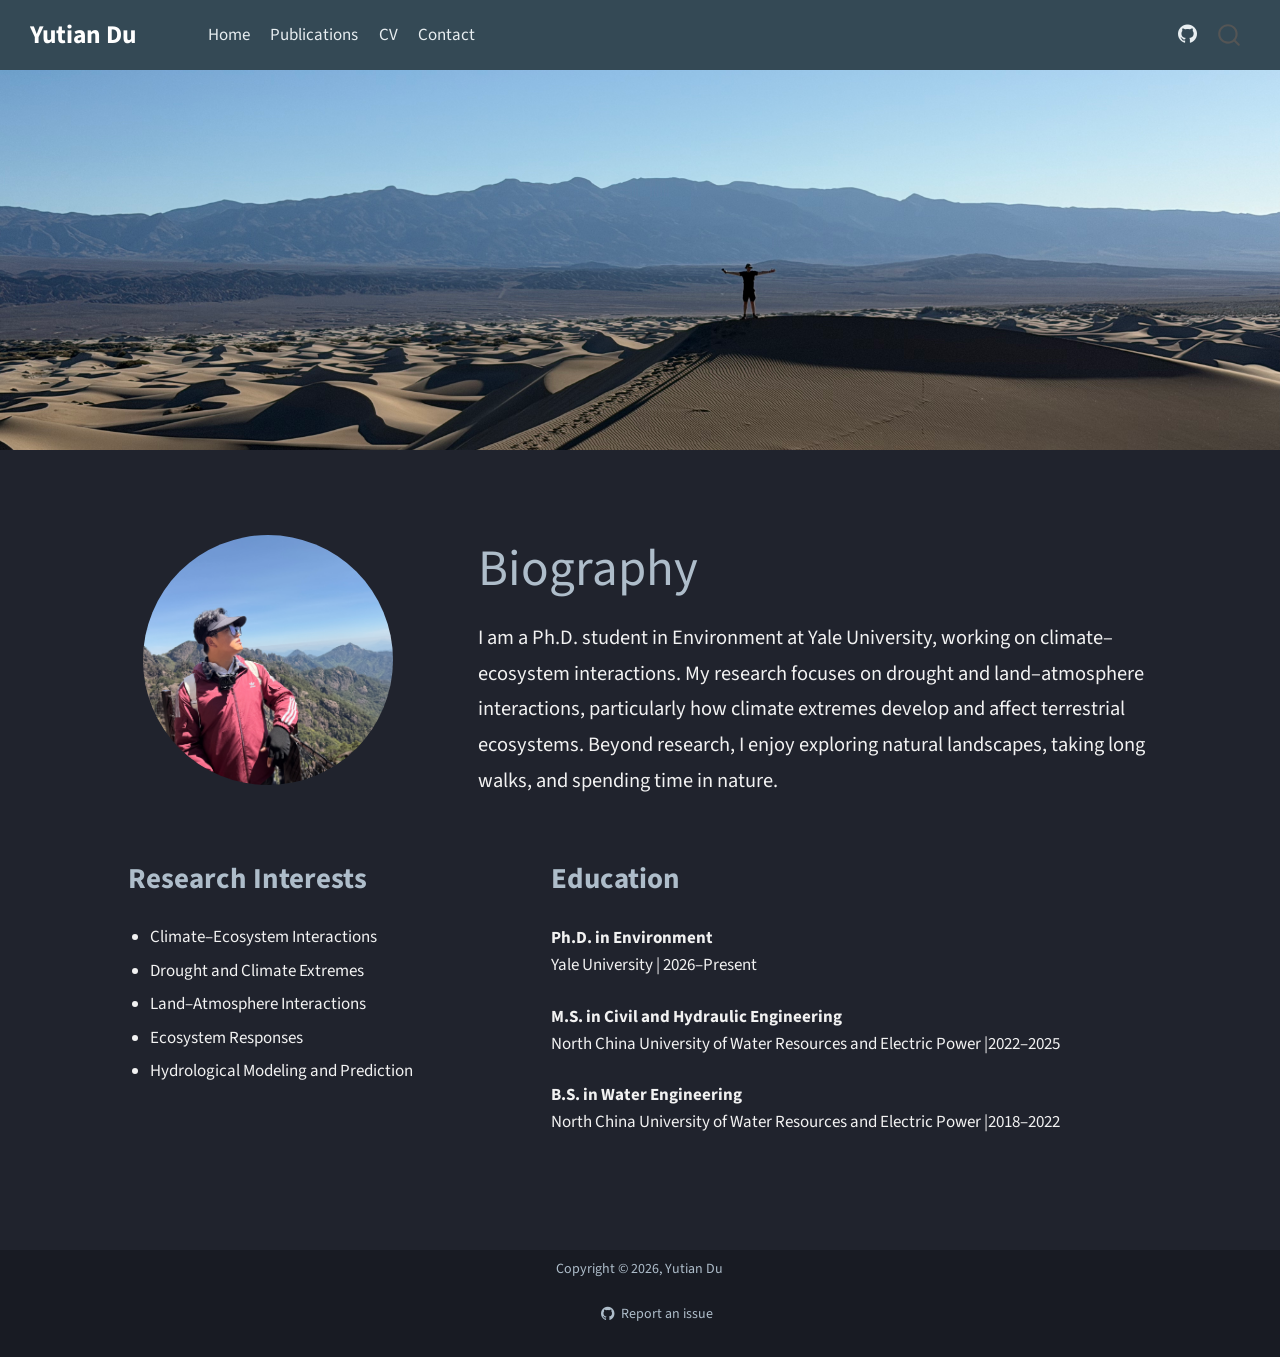
<file: index.html>
<!DOCTYPE html>
<html xmlns="http://www.w3.org/1999/xhtml" lang="en" xml:lang="en"><head>

<meta charset="utf-8">
<meta name="generator" content="quarto-1.10.18">

<meta name="viewport" content="width=device-width, initial-scale=1.0, user-scalable=yes">


<title>Yutian Du</title>
<style>
/* Default styles provided by pandoc.
** See https://pandoc.org/MANUAL.html#variables-for-html for config info.
*/
span.smallcaps{font-variant: small-caps;}
div.columns{display: flex; gap: 1.5em;}
div.column{flex: auto;}
@media screen {
div.columns{gap: min(4vw, 1.5em);}
div.column{overflow-x: auto;}
}
div.hanging-indent{margin-left: 1.5em; text-indent: -1.5em;}
ul.task-list{list-style: none;}
ul.task-list li input[type="checkbox"] {
  width: 0.8em;
  margin: 0 0.8em 0.2em -1em; /* quarto-specific, see https://github.com/quarto-dev/quarto-cli/issues/4556 */ 
  vertical-align: middle;
}
</style>


<script src="site_libs/quarto-nav/quarto-nav.js"></script>
<script src="site_libs/quarto-nav/headroom.min.js"></script>
<script src="site_libs/clipboard/clipboard.min.js"></script>
<script src="site_libs/quarto-search/autocomplete.umd.js"></script>
<script src="site_libs/quarto-search/fuse.min.js"></script>
<script src="site_libs/quarto-search/quarto-search.js"></script>
<meta name="quarto:offset" content="./">
<script src="site_libs/quarto-html/quarto.js" type="module"></script>
<script src="site_libs/quarto-html/tabsets/tabsets.js" type="module"></script>
<script src="site_libs/quarto-html/popper.min.js"></script>
<script src="site_libs/quarto-html/tippy.umd.min.js"></script>
<script src="site_libs/quarto-html/anchor.min.js"></script>
<link href="site_libs/quarto-html/tippy.css" rel="stylesheet">
<link href="site_libs/quarto-html/quarto-syntax-highlighting-64a204ab8560d761af7679ceaba22944.css" rel="stylesheet" id="quarto-text-highlighting-styles">
<script src="site_libs/bootstrap/bootstrap.min.js"></script>
<link href="site_libs/bootstrap/bootstrap-icons.css" rel="stylesheet">
<link href="site_libs/bootstrap/bootstrap-9b8e97d64037c668686f3efe0d11e678.min.css" rel="stylesheet" append-hash="true" id="quarto-bootstrap" data-mode="light">
<script id="quarto-search-options" type="application/json">{
  "location": "navbar",
  "copy-button": false,
  "collapse-after": 3,
  "panel-placement": "end",
  "type": "overlay",
  "limit": 50,
  "keyboard-shortcut": [
    "f",
    "/",
    "s"
  ],
  "show-item-context": false,
  "language": {
    "search-no-results-text": "No results",
    "search-matching-documents-text": "matching documents",
    "search-copy-link-title": "Copy link to search",
    "search-hide-matches-text": "Hide additional matches",
    "search-more-match-text": "more match in this document",
    "search-more-matches-text": "more matches in this document",
    "search-clear-button-title": "Clear",
    "search-text-placeholder": "",
    "search-detached-cancel-button-title": "Cancel",
    "search-submit-button-title": "Submit",
    "search-label": "Search"
  }
}</script>


<link rel="stylesheet" href="styles.css">
</head>

<body class="nav-fixed quarto-light">

<div id="quarto-search-results"></div>
  <header id="quarto-header" class="headroom fixed-top">
    <nav class="navbar navbar-expand-lg " data-bs-theme="dark">
      <div class="navbar-container container-fluid">
      <div class="navbar-brand-container mx-auto">
    <a class="navbar-brand" href="./index.html">
    <span class="navbar-title">Yutian Du</span>
    </a>
  </div>
            <div id="quarto-search" class="" title="Search"></div>
          <button class="navbar-toggler" type="button" data-bs-toggle="collapse" data-bs-target="#navbarCollapse" aria-controls="navbarCollapse" role="menu" aria-expanded="false" aria-label="Toggle navigation" onclick="if (window.quartoToggleHeadroom) { window.quartoToggleHeadroom(); }">
  <span class="navbar-toggler-icon"></span>
</button>
          <div class="collapse navbar-collapse" id="navbarCollapse">
            <ul class="navbar-nav navbar-nav-scroll me-auto">
  <li class="nav-item">
    <a class="nav-link active" href="./index.html" aria-current="page"> 
<span class="menu-text">Home</span></a>
  </li>  
  <li class="nav-item">
    <a class="nav-link" href="./publications.html"> 
<span class="menu-text">Publications</span></a>
  </li>  
  <li class="nav-item">
    <a class="nav-link" href="./cv.html"> 
<span class="menu-text">CV</span></a>
  </li>  
  <li class="nav-item">
    <a class="nav-link" href="./contact.html"> 
<span class="menu-text">Contact</span></a>
  </li>  
</ul>
            <ul class="navbar-nav navbar-nav-scroll ms-auto">
  <li class="nav-item compact">
    <a class="nav-link" href="https://github.com/yutiandu53"> <i class="bi bi-github" role="img">
</i> 
<span class="menu-text"></span></a>
  </li>  
</ul>
          </div> <!-- /navcollapse -->
            <div class="quarto-navbar-tools">
</div>
      </div> <!-- /container-fluid -->
    </nav>
</header>
<!-- content -->
<div id="quarto-content" class="quarto-container page-columns page-rows-contents page-layout-full page-navbar">
<!-- sidebar -->
<!-- margin-sidebar -->
    
<!-- main -->
<main class="content column-page" id="quarto-document-content">

<header id="title-block-header" class="quarto-title-block default">
<div class="quarto-title">
<h1 class="title">Yutian Du</h1>
</div>



<div class="quarto-title-meta column-page">

    
  
    
  </div>
  


</header>


<div class="hero-banner">

</div>
<div class="home-about">
<div class="about-top">
<div class="profile-area">
<p><img src="images/profile.jpg" class="profile-photo img-fluid"></p>
</div>
<section id="biography" class="level1 biography-area">
<h1>Biography</h1>
<p>I am a Ph.D.&nbsp;student in Environment at Yale University, working on climate–ecosystem interactions. My research focuses on drought and land–atmosphere interactions, particularly how climate extremes develop and affect terrestrial ecosystems. Beyond research, I enjoy exploring natural landscapes, taking long walks, and spending time in nature.</p>
</section>
</div>
<div class="about-bottom">
<section id="research-interests" class="level2 interests-area">
<h2 class="anchored" data-anchor-id="research-interests">Research Interests</h2>
<ul>
<li>Climate–Ecosystem Interactions</li>
<li>Drought and Climate Extremes</li>
<li>Land–Atmosphere Interactions</li>
<li>Ecosystem Responses</li>
<li>Hydrological Modeling and Prediction</li>
</ul>
</section>
<section id="education" class="level2 education-area">
<h2 class="anchored" data-anchor-id="education">Education</h2>
<p><strong>Ph.D.&nbsp;in Environment</strong><br>
Yale University | 2026–Present</p>
<p><strong>M.S. in Civil and Hydraulic Engineering</strong><br>
North China University of Water Resources and Electric Power |2022–2025</p>
<p><strong>B.S. in Water Engineering</strong><br>
North China University of Water Resources and Electric Power |2018–2022</p>
</section>
</div>
</div>



</main> <!-- /main -->
<script id="quarto-html-after-body" type="application/javascript">
  window.document.addEventListener("DOMContentLoaded", function (event) {
    const icon = "";
    const anchorJS = new window.AnchorJS();
    anchorJS.options = {
      placement: 'right',
      icon: icon
    };
    anchorJS.add('.anchored');
    const isCodeAnnotation = (el) => {
      for (const clz of el.classList) {
        if (clz.startsWith('code-annotation-')) {                     
          return true;
        }
      }
      return false;
    }
    const onCopySuccess = function(e) {
      // button target
      const button = e.trigger;
      // don't keep focus
      button.blur();
      // flash "checked"
      button.classList.add('code-copy-button-checked');
      var currentTitle = button.getAttribute("title");
      button.setAttribute("title", "Copied!");
      let tooltip;
      if (window.bootstrap) {
        button.setAttribute("data-bs-toggle", "tooltip");
        button.setAttribute("data-bs-placement", "left");
        button.setAttribute("data-bs-title", "Copied!");
        tooltip = new bootstrap.Tooltip(button, 
          { trigger: "manual", 
            customClass: "code-copy-button-tooltip",
            offset: [0, -8]});
        tooltip.show();    
      }
      setTimeout(function() {
        if (tooltip) {
          tooltip.hide();
          button.removeAttribute("data-bs-title");
          button.removeAttribute("data-bs-toggle");
          button.removeAttribute("data-bs-placement");
        }
        button.setAttribute("title", currentTitle);
        button.classList.remove('code-copy-button-checked');
      }, 1000);
      // clear code selection
      e.clearSelection();
    }
    const getTextToCopy = function(trigger) {
      const outerScaffold = trigger.parentElement.cloneNode(true);
      const codeEl = outerScaffold.querySelector('code');
      for (const childEl of codeEl.children) {
        if (isCodeAnnotation(childEl)) {
          childEl.remove();
        }
      }
      return codeEl.innerText;
    }
    const clipboard = new window.ClipboardJS('.code-copy-button:not([data-in-quarto-modal])', {
      text: getTextToCopy
    });
    clipboard.on('success', onCopySuccess);
    if (window.document.getElementById('quarto-embedded-source-code-modal')) {
      const clipboardModal = new window.ClipboardJS('.code-copy-button[data-in-quarto-modal]', {
        text: getTextToCopy,
        container: window.document.getElementById('quarto-embedded-source-code-modal')
      });
      clipboardModal.on('success', onCopySuccess);
    }
      var localhostRegex = new RegExp(/^(?:http|https):\/\/localhost\:?[0-9]*\//);
      var mailtoRegex = new RegExp(/^mailto:/);
        var filterRegex = new RegExp("https:\/\/yutiandu53\.github\.io\/");
      var isInternal = (href) => {
          return filterRegex.test(href) || localhostRegex.test(href) || mailtoRegex.test(href);
      }
      // Inspect non-navigation links and adorn them if external
     var links = window.document.querySelectorAll('a[href]:not(.nav-link):not(.navbar-brand):not(.toc-action):not(.sidebar-link):not(.sidebar-item-toggle):not(.pagination-link):not(.no-external):not([aria-hidden]):not(.dropdown-item):not(.quarto-navigation-tool):not(.about-link)');
      for (var i=0; i<links.length; i++) {
        const link = links[i];
        if (!isInternal(link.href)) {
          // undo the damage that might have been done by quarto-nav.js in the case of
          // links that we want to consider external
          if (link.dataset.originalHref !== undefined) {
            link.href = link.dataset.originalHref;
          }
            // target, if specified
            link.setAttribute("target", "_blank");
            if (link.getAttribute("rel") === null) {
              link.setAttribute("rel", "noopener");
            }
        }
      }
    function tippyHover(el, contentFn, onTriggerFn, onUntriggerFn) {
      const config = {
        allowHTML: true,
        maxWidth: 500,
        delay: 100,
        arrow: false,
        appendTo: function(el) {
            return el.parentElement;
        },
        interactive: true,
        interactiveBorder: 10,
        theme: 'quarto',
        placement: 'bottom-start',
      };
      if (contentFn) {
        config.content = contentFn;
      }
      if (onTriggerFn) {
        config.onTrigger = onTriggerFn;
      }
      if (onUntriggerFn) {
        config.onUntrigger = onUntriggerFn;
      }
      window.tippy(el, config); 
    }
    const noterefs = window.document.querySelectorAll('a[role="doc-noteref"]');
    for (var i=0; i<noterefs.length; i++) {
      const ref = noterefs[i];
      tippyHover(ref, function() {
        // use id or data attribute instead here
        let href = ref.getAttribute('data-footnote-href') || ref.getAttribute('href');
        try { href = new URL(href).hash; } catch {}
        const id = href.replace(/^#\/?/, "");
        const note = window.document.getElementById(id);
        if (note) {
          return note.innerHTML;
        } else {
          return "";
        }
      });
    }
    const xrefs = window.document.querySelectorAll('a.quarto-xref');
    const processXRef = (id, note) => {
      // Strip column container classes
      const stripColumnClz = (el) => {
        el.classList.remove("page-full", "page-columns");
        if (el.children) {
          for (const child of el.children) {
            stripColumnClz(child);
          }
        }
      }
      stripColumnClz(note)
      if (id === null || id.startsWith('sec-')) {
        // Special case sections, only their first couple elements
        const container = document.createElement("div");
        if (note.children && note.children.length > 2) {
          container.appendChild(note.children[0].cloneNode(true));
          for (let i = 1; i < note.children.length; i++) {
            const child = note.children[i];
            if (child.tagName === "P" && child.innerText === "") {
              continue;
            } else {
              container.appendChild(child.cloneNode(true));
              break;
            }
          }
          if (window.Quarto?.typesetMath) {
            window.Quarto.typesetMath(container);
          }
          return container.innerHTML
        } else {
          if (window.Quarto?.typesetMath) {
            window.Quarto.typesetMath(note);
          }
          return note.innerHTML;
        }
      } else {
        // Remove any anchor links if they are present
        const anchorLink = note.querySelector('a.anchorjs-link');
        if (anchorLink) {
          anchorLink.remove();
        }
        if (window.Quarto?.typesetMath) {
          window.Quarto.typesetMath(note);
        }
        if (note.classList.contains("callout")) {
          return note.outerHTML;
        } else {
          return note.innerHTML;
        }
      }
    }
    for (var i=0; i<xrefs.length; i++) {
      const xref = xrefs[i];
      tippyHover(xref, undefined, function(instance) {
        instance.disable();
        let url = xref.getAttribute('href');
        let hash = undefined; 
        if (url.startsWith('#')) {
          hash = url;
        } else {
          try { hash = new URL(url).hash; } catch {}
        }
        if (hash) {
          const id = hash.replace(/^#\/?/, "");
          const note = window.document.getElementById(id);
          if (note !== null) {
            try {
              const html = processXRef(id, note.cloneNode(true));
              instance.setContent(html);
            } finally {
              instance.enable();
              instance.show();
            }
          } else {
            // See if we can fetch this
            fetch(url.split('#')[0])
            .then(res => res.text())
            .then(html => {
              const parser = new DOMParser();
              const htmlDoc = parser.parseFromString(html, "text/html");
              const note = htmlDoc.getElementById(id);
              if (note !== null) {
                const html = processXRef(id, note);
                instance.setContent(html);
              } 
            }).finally(() => {
              instance.enable();
              instance.show();
            });
          }
        } else {
          // See if we can fetch a full url (with no hash to target)
          // This is a special case and we should probably do some content thinning / targeting
          fetch(url)
          .then(res => res.text())
          .then(html => {
            const parser = new DOMParser();
            const htmlDoc = parser.parseFromString(html, "text/html");
            const note = htmlDoc.querySelector('main.content');
            if (note !== null) {
              // This should only happen for chapter cross references
              // (since there is no id in the URL)
              // remove the first header
              if (note.children.length > 0 && note.children[0].tagName === "HEADER") {
                note.children[0].remove();
              }
              const html = processXRef(null, note);
              instance.setContent(html);
            } 
          }).finally(() => {
            instance.enable();
            instance.show();
          });
        }
      }, function(instance) {
      });
    }
        let selectedAnnoteEl;
        const selectorForAnnotation = ( cell, annotation) => {
          let cellAttr = 'data-code-cell="' + cell + '"';
          let lineAttr = 'data-code-annotation="' +  annotation + '"';
          const selector = 'span[' + cellAttr + '][' + lineAttr + ']';
          return selector;
        }
        const selectCodeLines = (annoteEl) => {
          const doc = window.document;
          const targetCell = annoteEl.getAttribute("data-target-cell");
          const targetAnnotation = annoteEl.getAttribute("data-target-annotation");
          const annoteSpan = window.document.querySelector(selectorForAnnotation(targetCell, targetAnnotation));
          const lines = annoteSpan.getAttribute("data-code-lines").split(",");
          const lineIds = lines.map((line) => {
            return targetCell + "-" + line;
          })
          let top = null;
          let height = null;
          let parent = null;
          if (lineIds.length > 0) {
              //compute the position of the single el (top and bottom and make a div)
              const el = window.document.getElementById(lineIds[0]);
              top = el.offsetTop;
              height = el.offsetHeight;
              parent = el.parentElement.parentElement;
            if (lineIds.length > 1) {
              const lastEl = window.document.getElementById(lineIds[lineIds.length - 1]);
              const bottom = lastEl.offsetTop + lastEl.offsetHeight;
              height = bottom - top;
            }
            if (top !== null && height !== null && parent !== null) {
              // cook up a div (if necessary) and position it 
              let div = window.document.getElementById("code-annotation-line-highlight");
              if (div === null) {
                div = window.document.createElement("div");
                div.setAttribute("id", "code-annotation-line-highlight");
                div.style.position = 'absolute';
                parent.appendChild(div);
              }
              div.style.top = top - 2 + "px";
              div.style.height = height + 4 + "px";
              div.style.left = 0;
              let gutterDiv = window.document.getElementById("code-annotation-line-highlight-gutter");
              if (gutterDiv === null) {
                gutterDiv = window.document.createElement("div");
                gutterDiv.setAttribute("id", "code-annotation-line-highlight-gutter");
                gutterDiv.style.position = 'absolute';
                const codeCell = window.document.getElementById(targetCell);
                const gutter = codeCell.querySelector('.code-annotation-gutter');
                gutter.appendChild(gutterDiv);
              }
              gutterDiv.style.top = top - 2 + "px";
              gutterDiv.style.height = height + 4 + "px";
            }
            selectedAnnoteEl = annoteEl;
          }
        };
        const unselectCodeLines = () => {
          const elementsIds = ["code-annotation-line-highlight", "code-annotation-line-highlight-gutter"];
          elementsIds.forEach((elId) => {
            const div = window.document.getElementById(elId);
            if (div) {
              div.remove();
            }
          });
          selectedAnnoteEl = undefined;
        };
          // Handle positioning of the toggle
      window.addEventListener(
        "resize",
        throttle(() => {
          elRect = undefined;
          if (selectedAnnoteEl) {
            selectCodeLines(selectedAnnoteEl);
          }
        }, 10)
      );
      function throttle(fn, ms) {
      let throttle = false;
      let timer;
        return (...args) => {
          if(!throttle) { // first call gets through
              fn.apply(this, args);
              throttle = true;
          } else { // all the others get throttled
              if(timer) clearTimeout(timer); // cancel #2
              timer = setTimeout(() => {
                fn.apply(this, args);
                timer = throttle = false;
              }, ms);
          }
        };
      }
        // Attach click handler to the DT
        const annoteDls = window.document.querySelectorAll('dt[data-target-cell]');
        for (const annoteDlNode of annoteDls) {
          annoteDlNode.addEventListener('click', (event) => {
            const clickedEl = event.target;
            if (clickedEl !== selectedAnnoteEl) {
              unselectCodeLines();
              const activeEl = window.document.querySelector('dt[data-target-cell].code-annotation-active');
              if (activeEl) {
                activeEl.classList.remove('code-annotation-active');
              }
              selectCodeLines(clickedEl);
              clickedEl.classList.add('code-annotation-active');
            } else {
              // Unselect the line
              unselectCodeLines();
              clickedEl.classList.remove('code-annotation-active');
            }
          });
        }
    const findCites = (el) => {
      const parentEl = el.parentElement;
      if (parentEl) {
        const cites = parentEl.dataset.cites;
        if (cites) {
          return {
            el,
            cites: cites.split(' ')
          };
        } else {
          return findCites(el.parentElement)
        }
      } else {
        return undefined;
      }
    };
    var bibliorefs = window.document.querySelectorAll('a[role="doc-biblioref"]');
    for (var i=0; i<bibliorefs.length; i++) {
      const ref = bibliorefs[i];
      const citeInfo = findCites(ref);
      if (citeInfo) {
        tippyHover(citeInfo.el, function() {
          var popup = window.document.createElement('div');
          citeInfo.cites.forEach(function(cite) {
            var citeDiv = window.document.createElement('div');
            citeDiv.classList.add('hanging-indent');
            citeDiv.classList.add('csl-entry');
            var biblioDiv = window.document.getElementById('ref-' + cite);
            if (biblioDiv) {
              citeDiv.innerHTML = biblioDiv.innerHTML;
            }
            popup.appendChild(citeDiv);
          });
          return popup.innerHTML;
        });
      }
    }
  });
  </script>
</div> <!-- /content -->
<footer class="footer">
  <div class="nav-footer">
    <div class="nav-footer-left">
      &nbsp;
    </div>   
    <div class="nav-footer-center">
<p>Copyright © 2026, Yutian Du</p>
<div class="toc-actions"><ul><li><a href="https://github.com/yutiandu53/yutiandu53.github.io/issues/new" class="toc-action"><i class="bi bi-github"></i>Report an issue</a></li></ul></div></div>
    <div class="nav-footer-right">
      &nbsp;
    </div>
  </div>
</footer>




</body></html>
</file>
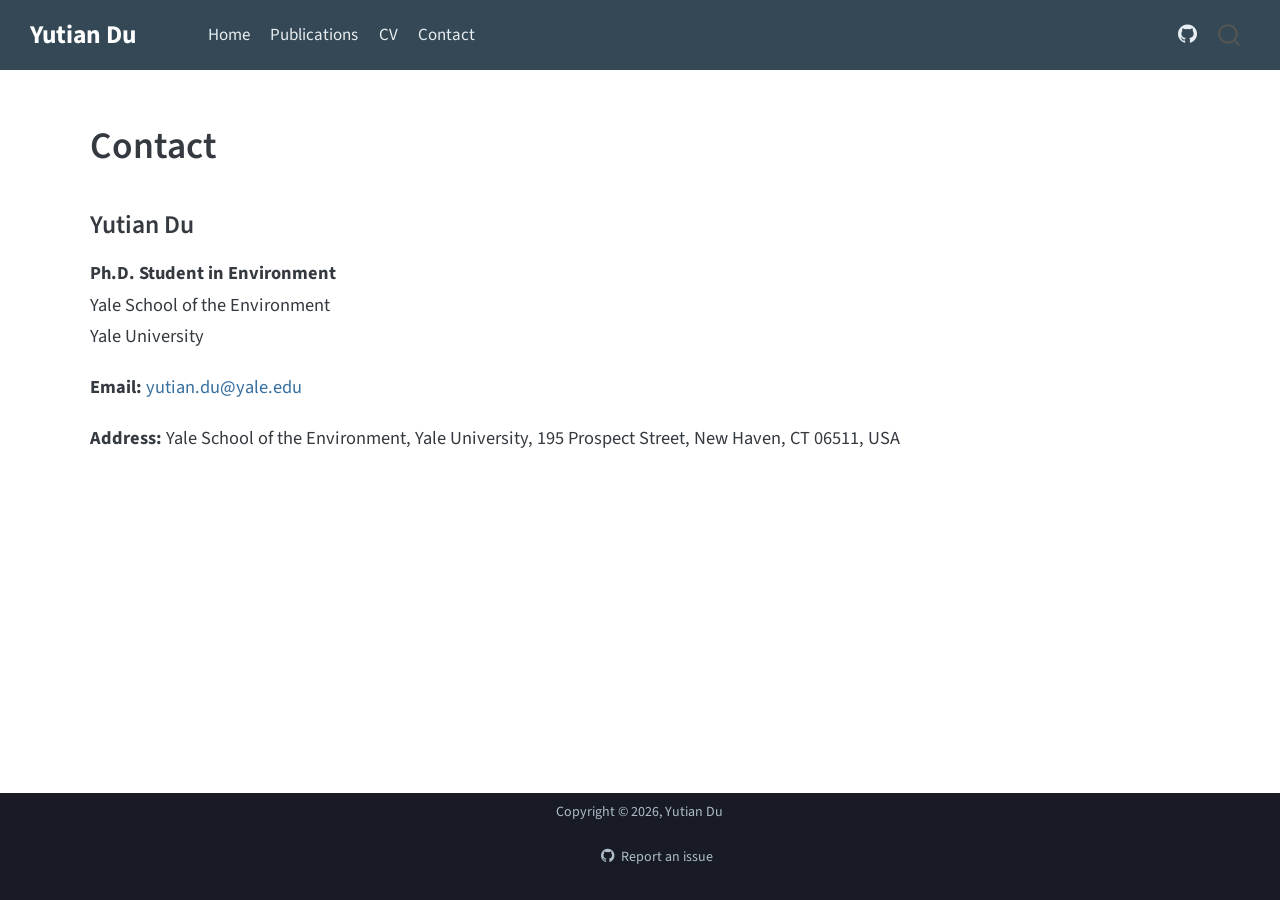
<file: contact.html>
<!DOCTYPE html>
<html xmlns="http://www.w3.org/1999/xhtml" lang="en" xml:lang="en"><head>

<meta charset="utf-8">
<meta name="generator" content="quarto-1.10.18">

<meta name="viewport" content="width=device-width, initial-scale=1.0, user-scalable=yes">


<title>Contact – Yutian Du</title>
<style>
/* Default styles provided by pandoc.
** See https://pandoc.org/MANUAL.html#variables-for-html for config info.
*/
span.smallcaps{font-variant: small-caps;}
div.columns{display: flex; gap: 1.5em;}
div.column{flex: auto;}
@media screen {
div.columns{gap: min(4vw, 1.5em);}
div.column{overflow-x: auto;}
}
div.hanging-indent{margin-left: 1.5em; text-indent: -1.5em;}
ul.task-list{list-style: none;}
ul.task-list li input[type="checkbox"] {
  width: 0.8em;
  margin: 0 0.8em 0.2em -1em; /* quarto-specific, see https://github.com/quarto-dev/quarto-cli/issues/4556 */ 
  vertical-align: middle;
}
</style>


<script src="site_libs/quarto-nav/quarto-nav.js"></script>
<script src="site_libs/quarto-nav/headroom.min.js"></script>
<script src="site_libs/clipboard/clipboard.min.js"></script>
<script src="site_libs/quarto-search/autocomplete.umd.js"></script>
<script src="site_libs/quarto-search/fuse.min.js"></script>
<script src="site_libs/quarto-search/quarto-search.js"></script>
<meta name="quarto:offset" content="./">
<script src="site_libs/quarto-html/quarto.js" type="module"></script>
<script src="site_libs/quarto-html/tabsets/tabsets.js" type="module"></script>
<script src="site_libs/quarto-html/popper.min.js"></script>
<script src="site_libs/quarto-html/tippy.umd.min.js"></script>
<script src="site_libs/quarto-html/anchor.min.js"></script>
<link href="site_libs/quarto-html/tippy.css" rel="stylesheet">
<link href="site_libs/quarto-html/quarto-syntax-highlighting-64a204ab8560d761af7679ceaba22944.css" rel="stylesheet" id="quarto-text-highlighting-styles">
<script src="site_libs/bootstrap/bootstrap.min.js"></script>
<link href="site_libs/bootstrap/bootstrap-icons.css" rel="stylesheet">
<link href="site_libs/bootstrap/bootstrap-9b8e97d64037c668686f3efe0d11e678.min.css" rel="stylesheet" append-hash="true" id="quarto-bootstrap" data-mode="light">
<script id="quarto-search-options" type="application/json">{
  "location": "navbar",
  "copy-button": false,
  "collapse-after": 3,
  "panel-placement": "end",
  "type": "overlay",
  "limit": 50,
  "keyboard-shortcut": [
    "f",
    "/",
    "s"
  ],
  "show-item-context": false,
  "language": {
    "search-no-results-text": "No results",
    "search-matching-documents-text": "matching documents",
    "search-copy-link-title": "Copy link to search",
    "search-hide-matches-text": "Hide additional matches",
    "search-more-match-text": "more match in this document",
    "search-more-matches-text": "more matches in this document",
    "search-clear-button-title": "Clear",
    "search-text-placeholder": "",
    "search-detached-cancel-button-title": "Cancel",
    "search-submit-button-title": "Submit",
    "search-label": "Search"
  }
}</script>


<link rel="stylesheet" href="styles.css">
</head>

<body class="nav-fixed fullcontent quarto-light">

<div id="quarto-search-results"></div>
  <header id="quarto-header" class="headroom fixed-top">
    <nav class="navbar navbar-expand-lg " data-bs-theme="dark">
      <div class="navbar-container container-fluid">
      <div class="navbar-brand-container mx-auto">
    <a class="navbar-brand" href="./index.html">
    <span class="navbar-title">Yutian Du</span>
    </a>
  </div>
            <div id="quarto-search" class="" title="Search"></div>
          <button class="navbar-toggler" type="button" data-bs-toggle="collapse" data-bs-target="#navbarCollapse" aria-controls="navbarCollapse" role="menu" aria-expanded="false" aria-label="Toggle navigation" onclick="if (window.quartoToggleHeadroom) { window.quartoToggleHeadroom(); }">
  <span class="navbar-toggler-icon"></span>
</button>
          <div class="collapse navbar-collapse" id="navbarCollapse">
            <ul class="navbar-nav navbar-nav-scroll me-auto">
  <li class="nav-item">
    <a class="nav-link" href="./index.html"> 
<span class="menu-text">Home</span></a>
  </li>  
  <li class="nav-item">
    <a class="nav-link" href="./publications.html"> 
<span class="menu-text">Publications</span></a>
  </li>  
  <li class="nav-item">
    <a class="nav-link" href="./cv.html"> 
<span class="menu-text">CV</span></a>
  </li>  
  <li class="nav-item">
    <a class="nav-link active" href="./contact.html" aria-current="page"> 
<span class="menu-text">Contact</span></a>
  </li>  
</ul>
            <ul class="navbar-nav navbar-nav-scroll ms-auto">
  <li class="nav-item compact">
    <a class="nav-link" href="https://github.com/yutiandu53"> <i class="bi bi-github" role="img">
</i> 
<span class="menu-text"></span></a>
  </li>  
</ul>
          </div> <!-- /navcollapse -->
            <div class="quarto-navbar-tools">
</div>
      </div> <!-- /container-fluid -->
    </nav>
</header>
<!-- content -->
<div id="quarto-content" class="quarto-container page-columns page-rows-contents page-layout-article page-navbar">
<!-- sidebar -->
<!-- margin-sidebar -->
    
<!-- main -->
<main class="content" id="quarto-document-content">

<header id="title-block-header" class="quarto-title-block default">
<div class="quarto-title">
<h1 class="title">Contact</h1>
</div>



<div class="quarto-title-meta">

    
  
    
  </div>
  


</header>


<section id="contact" class="level1 contact-page">
<h1>Contact</h1>
<section id="yutian-du" class="level2">
<h2 class="anchored" data-anchor-id="yutian-du">Yutian Du</h2>
<p><strong>Ph.D.&nbsp;Student in Environment</strong><br>
Yale School of the Environment<br>
Yale University</p>
<p><strong>Email:</strong> <a href="mailto:yutian.du@yale.edu">yutian.du@yale.edu</a></p>
<p><strong>Address:</strong> Yale School of the Environment, Yale University, 195 Prospect Street, New Haven, CT 06511, USA</p>
</section>
</section>



</main> <!-- /main -->
<script id="quarto-html-after-body" type="application/javascript">
  window.document.addEventListener("DOMContentLoaded", function (event) {
    const icon = "";
    const anchorJS = new window.AnchorJS();
    anchorJS.options = {
      placement: 'right',
      icon: icon
    };
    anchorJS.add('.anchored');
    const isCodeAnnotation = (el) => {
      for (const clz of el.classList) {
        if (clz.startsWith('code-annotation-')) {                     
          return true;
        }
      }
      return false;
    }
    const onCopySuccess = function(e) {
      // button target
      const button = e.trigger;
      // don't keep focus
      button.blur();
      // flash "checked"
      button.classList.add('code-copy-button-checked');
      var currentTitle = button.getAttribute("title");
      button.setAttribute("title", "Copied!");
      let tooltip;
      if (window.bootstrap) {
        button.setAttribute("data-bs-toggle", "tooltip");
        button.setAttribute("data-bs-placement", "left");
        button.setAttribute("data-bs-title", "Copied!");
        tooltip = new bootstrap.Tooltip(button, 
          { trigger: "manual", 
            customClass: "code-copy-button-tooltip",
            offset: [0, -8]});
        tooltip.show();    
      }
      setTimeout(function() {
        if (tooltip) {
          tooltip.hide();
          button.removeAttribute("data-bs-title");
          button.removeAttribute("data-bs-toggle");
          button.removeAttribute("data-bs-placement");
        }
        button.setAttribute("title", currentTitle);
        button.classList.remove('code-copy-button-checked');
      }, 1000);
      // clear code selection
      e.clearSelection();
    }
    const getTextToCopy = function(trigger) {
      const outerScaffold = trigger.parentElement.cloneNode(true);
      const codeEl = outerScaffold.querySelector('code');
      for (const childEl of codeEl.children) {
        if (isCodeAnnotation(childEl)) {
          childEl.remove();
        }
      }
      return codeEl.innerText;
    }
    const clipboard = new window.ClipboardJS('.code-copy-button:not([data-in-quarto-modal])', {
      text: getTextToCopy
    });
    clipboard.on('success', onCopySuccess);
    if (window.document.getElementById('quarto-embedded-source-code-modal')) {
      const clipboardModal = new window.ClipboardJS('.code-copy-button[data-in-quarto-modal]', {
        text: getTextToCopy,
        container: window.document.getElementById('quarto-embedded-source-code-modal')
      });
      clipboardModal.on('success', onCopySuccess);
    }
      var localhostRegex = new RegExp(/^(?:http|https):\/\/localhost\:?[0-9]*\//);
      var mailtoRegex = new RegExp(/^mailto:/);
        var filterRegex = new RegExp("https:\/\/yutiandu53\.github\.io\/");
      var isInternal = (href) => {
          return filterRegex.test(href) || localhostRegex.test(href) || mailtoRegex.test(href);
      }
      // Inspect non-navigation links and adorn them if external
     var links = window.document.querySelectorAll('a[href]:not(.nav-link):not(.navbar-brand):not(.toc-action):not(.sidebar-link):not(.sidebar-item-toggle):not(.pagination-link):not(.no-external):not([aria-hidden]):not(.dropdown-item):not(.quarto-navigation-tool):not(.about-link)');
      for (var i=0; i<links.length; i++) {
        const link = links[i];
        if (!isInternal(link.href)) {
          // undo the damage that might have been done by quarto-nav.js in the case of
          // links that we want to consider external
          if (link.dataset.originalHref !== undefined) {
            link.href = link.dataset.originalHref;
          }
            // target, if specified
            link.setAttribute("target", "_blank");
            if (link.getAttribute("rel") === null) {
              link.setAttribute("rel", "noopener");
            }
        }
      }
    function tippyHover(el, contentFn, onTriggerFn, onUntriggerFn) {
      const config = {
        allowHTML: true,
        maxWidth: 500,
        delay: 100,
        arrow: false,
        appendTo: function(el) {
            return el.parentElement;
        },
        interactive: true,
        interactiveBorder: 10,
        theme: 'quarto',
        placement: 'bottom-start',
      };
      if (contentFn) {
        config.content = contentFn;
      }
      if (onTriggerFn) {
        config.onTrigger = onTriggerFn;
      }
      if (onUntriggerFn) {
        config.onUntrigger = onUntriggerFn;
      }
      window.tippy(el, config); 
    }
    const noterefs = window.document.querySelectorAll('a[role="doc-noteref"]');
    for (var i=0; i<noterefs.length; i++) {
      const ref = noterefs[i];
      tippyHover(ref, function() {
        // use id or data attribute instead here
        let href = ref.getAttribute('data-footnote-href') || ref.getAttribute('href');
        try { href = new URL(href).hash; } catch {}
        const id = href.replace(/^#\/?/, "");
        const note = window.document.getElementById(id);
        if (note) {
          return note.innerHTML;
        } else {
          return "";
        }
      });
    }
    const xrefs = window.document.querySelectorAll('a.quarto-xref');
    const processXRef = (id, note) => {
      // Strip column container classes
      const stripColumnClz = (el) => {
        el.classList.remove("page-full", "page-columns");
        if (el.children) {
          for (const child of el.children) {
            stripColumnClz(child);
          }
        }
      }
      stripColumnClz(note)
      if (id === null || id.startsWith('sec-')) {
        // Special case sections, only their first couple elements
        const container = document.createElement("div");
        if (note.children && note.children.length > 2) {
          container.appendChild(note.children[0].cloneNode(true));
          for (let i = 1; i < note.children.length; i++) {
            const child = note.children[i];
            if (child.tagName === "P" && child.innerText === "") {
              continue;
            } else {
              container.appendChild(child.cloneNode(true));
              break;
            }
          }
          if (window.Quarto?.typesetMath) {
            window.Quarto.typesetMath(container);
          }
          return container.innerHTML
        } else {
          if (window.Quarto?.typesetMath) {
            window.Quarto.typesetMath(note);
          }
          return note.innerHTML;
        }
      } else {
        // Remove any anchor links if they are present
        const anchorLink = note.querySelector('a.anchorjs-link');
        if (anchorLink) {
          anchorLink.remove();
        }
        if (window.Quarto?.typesetMath) {
          window.Quarto.typesetMath(note);
        }
        if (note.classList.contains("callout")) {
          return note.outerHTML;
        } else {
          return note.innerHTML;
        }
      }
    }
    for (var i=0; i<xrefs.length; i++) {
      const xref = xrefs[i];
      tippyHover(xref, undefined, function(instance) {
        instance.disable();
        let url = xref.getAttribute('href');
        let hash = undefined; 
        if (url.startsWith('#')) {
          hash = url;
        } else {
          try { hash = new URL(url).hash; } catch {}
        }
        if (hash) {
          const id = hash.replace(/^#\/?/, "");
          const note = window.document.getElementById(id);
          if (note !== null) {
            try {
              const html = processXRef(id, note.cloneNode(true));
              instance.setContent(html);
            } finally {
              instance.enable();
              instance.show();
            }
          } else {
            // See if we can fetch this
            fetch(url.split('#')[0])
            .then(res => res.text())
            .then(html => {
              const parser = new DOMParser();
              const htmlDoc = parser.parseFromString(html, "text/html");
              const note = htmlDoc.getElementById(id);
              if (note !== null) {
                const html = processXRef(id, note);
                instance.setContent(html);
              } 
            }).finally(() => {
              instance.enable();
              instance.show();
            });
          }
        } else {
          // See if we can fetch a full url (with no hash to target)
          // This is a special case and we should probably do some content thinning / targeting
          fetch(url)
          .then(res => res.text())
          .then(html => {
            const parser = new DOMParser();
            const htmlDoc = parser.parseFromString(html, "text/html");
            const note = htmlDoc.querySelector('main.content');
            if (note !== null) {
              // This should only happen for chapter cross references
              // (since there is no id in the URL)
              // remove the first header
              if (note.children.length > 0 && note.children[0].tagName === "HEADER") {
                note.children[0].remove();
              }
              const html = processXRef(null, note);
              instance.setContent(html);
            } 
          }).finally(() => {
            instance.enable();
            instance.show();
          });
        }
      }, function(instance) {
      });
    }
        let selectedAnnoteEl;
        const selectorForAnnotation = ( cell, annotation) => {
          let cellAttr = 'data-code-cell="' + cell + '"';
          let lineAttr = 'data-code-annotation="' +  annotation + '"';
          const selector = 'span[' + cellAttr + '][' + lineAttr + ']';
          return selector;
        }
        const selectCodeLines = (annoteEl) => {
          const doc = window.document;
          const targetCell = annoteEl.getAttribute("data-target-cell");
          const targetAnnotation = annoteEl.getAttribute("data-target-annotation");
          const annoteSpan = window.document.querySelector(selectorForAnnotation(targetCell, targetAnnotation));
          const lines = annoteSpan.getAttribute("data-code-lines").split(",");
          const lineIds = lines.map((line) => {
            return targetCell + "-" + line;
          })
          let top = null;
          let height = null;
          let parent = null;
          if (lineIds.length > 0) {
              //compute the position of the single el (top and bottom and make a div)
              const el = window.document.getElementById(lineIds[0]);
              top = el.offsetTop;
              height = el.offsetHeight;
              parent = el.parentElement.parentElement;
            if (lineIds.length > 1) {
              const lastEl = window.document.getElementById(lineIds[lineIds.length - 1]);
              const bottom = lastEl.offsetTop + lastEl.offsetHeight;
              height = bottom - top;
            }
            if (top !== null && height !== null && parent !== null) {
              // cook up a div (if necessary) and position it 
              let div = window.document.getElementById("code-annotation-line-highlight");
              if (div === null) {
                div = window.document.createElement("div");
                div.setAttribute("id", "code-annotation-line-highlight");
                div.style.position = 'absolute';
                parent.appendChild(div);
              }
              div.style.top = top - 2 + "px";
              div.style.height = height + 4 + "px";
              div.style.left = 0;
              let gutterDiv = window.document.getElementById("code-annotation-line-highlight-gutter");
              if (gutterDiv === null) {
                gutterDiv = window.document.createElement("div");
                gutterDiv.setAttribute("id", "code-annotation-line-highlight-gutter");
                gutterDiv.style.position = 'absolute';
                const codeCell = window.document.getElementById(targetCell);
                const gutter = codeCell.querySelector('.code-annotation-gutter');
                gutter.appendChild(gutterDiv);
              }
              gutterDiv.style.top = top - 2 + "px";
              gutterDiv.style.height = height + 4 + "px";
            }
            selectedAnnoteEl = annoteEl;
          }
        };
        const unselectCodeLines = () => {
          const elementsIds = ["code-annotation-line-highlight", "code-annotation-line-highlight-gutter"];
          elementsIds.forEach((elId) => {
            const div = window.document.getElementById(elId);
            if (div) {
              div.remove();
            }
          });
          selectedAnnoteEl = undefined;
        };
          // Handle positioning of the toggle
      window.addEventListener(
        "resize",
        throttle(() => {
          elRect = undefined;
          if (selectedAnnoteEl) {
            selectCodeLines(selectedAnnoteEl);
          }
        }, 10)
      );
      function throttle(fn, ms) {
      let throttle = false;
      let timer;
        return (...args) => {
          if(!throttle) { // first call gets through
              fn.apply(this, args);
              throttle = true;
          } else { // all the others get throttled
              if(timer) clearTimeout(timer); // cancel #2
              timer = setTimeout(() => {
                fn.apply(this, args);
                timer = throttle = false;
              }, ms);
          }
        };
      }
        // Attach click handler to the DT
        const annoteDls = window.document.querySelectorAll('dt[data-target-cell]');
        for (const annoteDlNode of annoteDls) {
          annoteDlNode.addEventListener('click', (event) => {
            const clickedEl = event.target;
            if (clickedEl !== selectedAnnoteEl) {
              unselectCodeLines();
              const activeEl = window.document.querySelector('dt[data-target-cell].code-annotation-active');
              if (activeEl) {
                activeEl.classList.remove('code-annotation-active');
              }
              selectCodeLines(clickedEl);
              clickedEl.classList.add('code-annotation-active');
            } else {
              // Unselect the line
              unselectCodeLines();
              clickedEl.classList.remove('code-annotation-active');
            }
          });
        }
    const findCites = (el) => {
      const parentEl = el.parentElement;
      if (parentEl) {
        const cites = parentEl.dataset.cites;
        if (cites) {
          return {
            el,
            cites: cites.split(' ')
          };
        } else {
          return findCites(el.parentElement)
        }
      } else {
        return undefined;
      }
    };
    var bibliorefs = window.document.querySelectorAll('a[role="doc-biblioref"]');
    for (var i=0; i<bibliorefs.length; i++) {
      const ref = bibliorefs[i];
      const citeInfo = findCites(ref);
      if (citeInfo) {
        tippyHover(citeInfo.el, function() {
          var popup = window.document.createElement('div');
          citeInfo.cites.forEach(function(cite) {
            var citeDiv = window.document.createElement('div');
            citeDiv.classList.add('hanging-indent');
            citeDiv.classList.add('csl-entry');
            var biblioDiv = window.document.getElementById('ref-' + cite);
            if (biblioDiv) {
              citeDiv.innerHTML = biblioDiv.innerHTML;
            }
            popup.appendChild(citeDiv);
          });
          return popup.innerHTML;
        });
      }
    }
  });
  </script>
</div> <!-- /content -->
<footer class="footer">
  <div class="nav-footer">
    <div class="nav-footer-left">
      &nbsp;
    </div>   
    <div class="nav-footer-center">
<p>Copyright © 2026, Yutian Du</p>
<div class="toc-actions"><ul><li><a href="https://github.com/yutiandu53/yutiandu53.github.io/issues/new" class="toc-action"><i class="bi bi-github"></i>Report an issue</a></li></ul></div></div>
    <div class="nav-footer-right">
      &nbsp;
    </div>
  </div>
</footer>




</body></html>
</file>
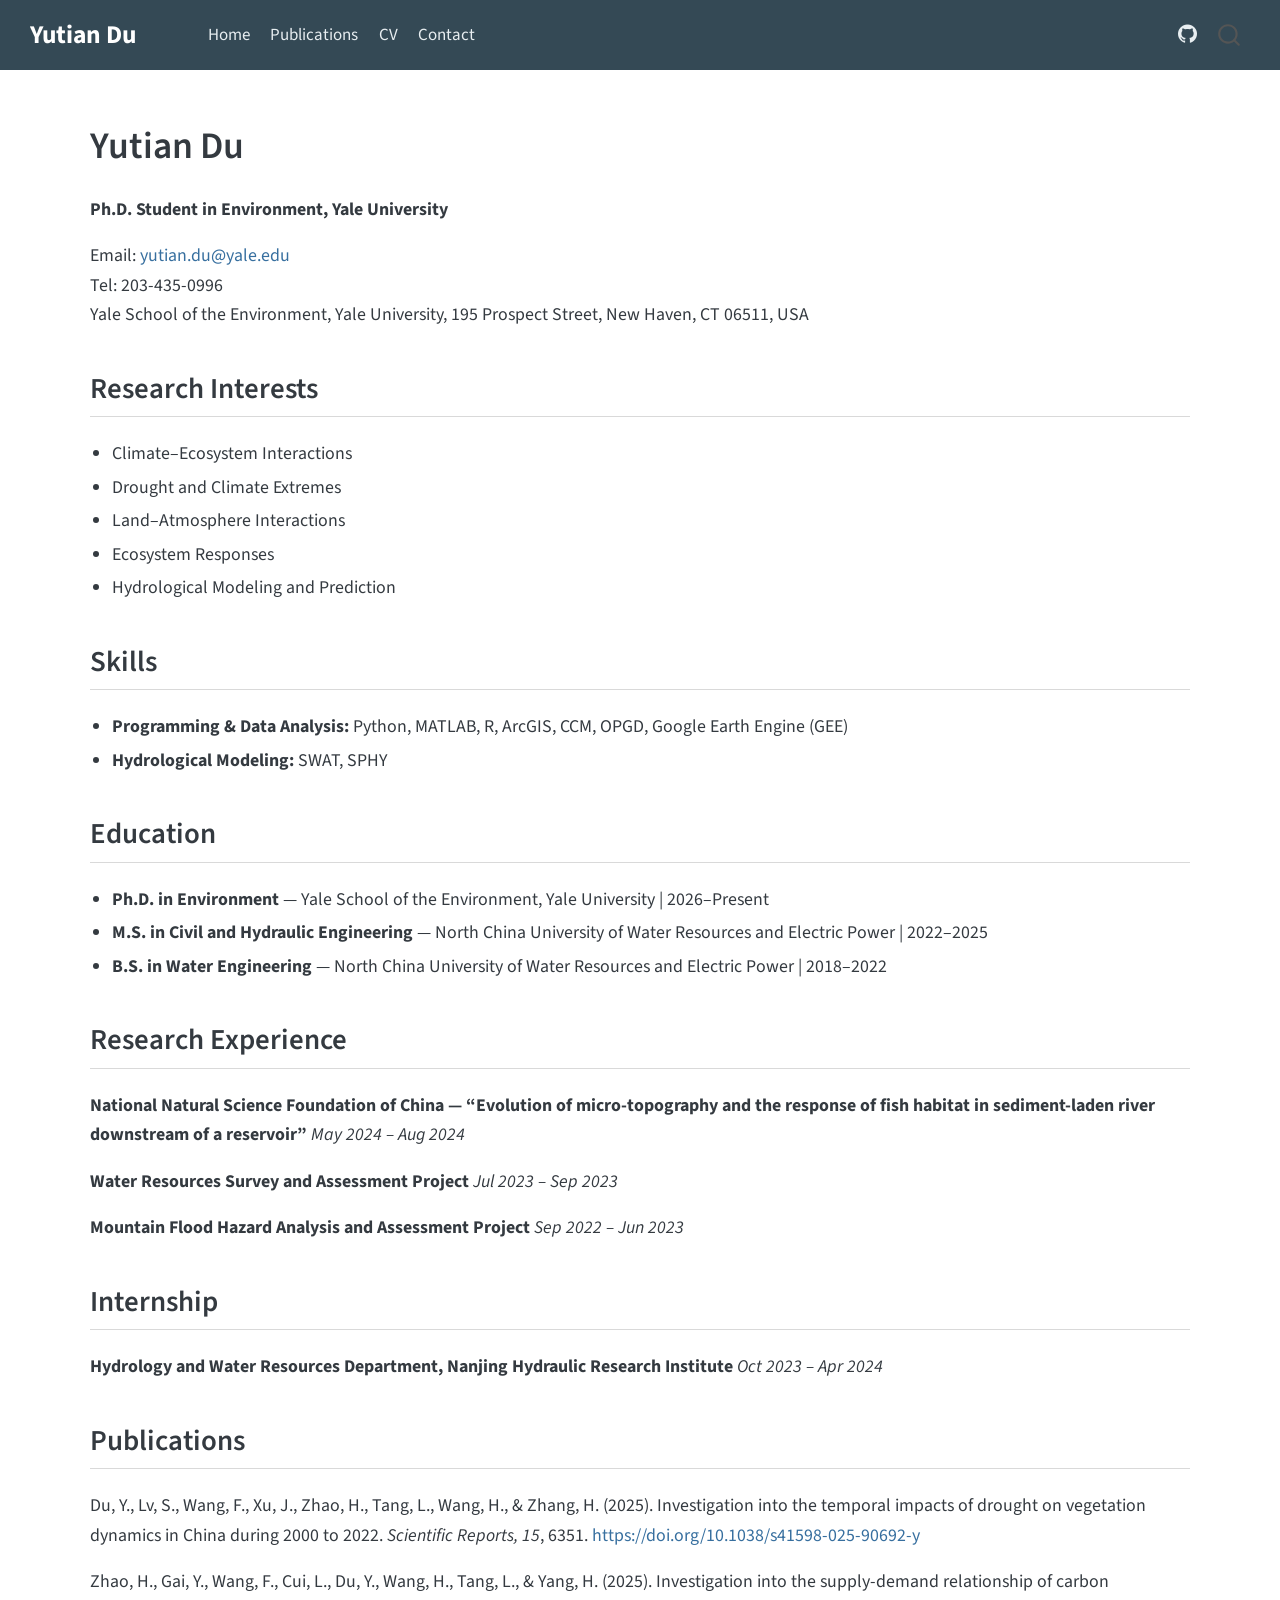
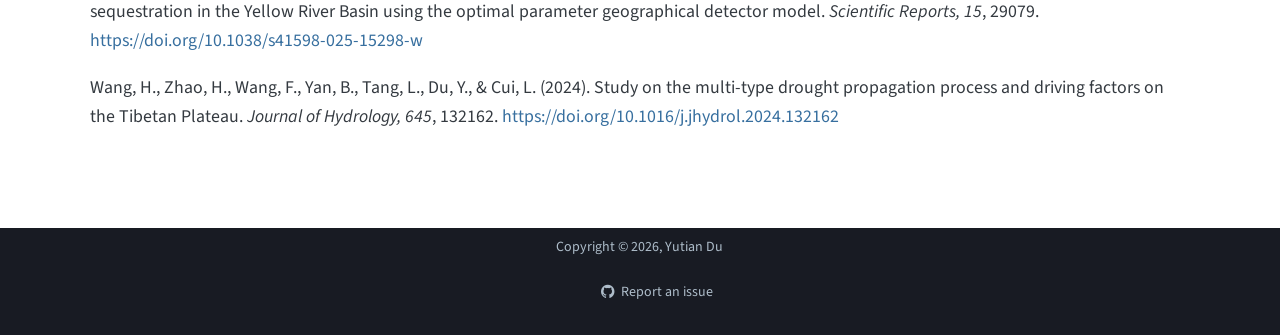
<file: cv.html>
<!DOCTYPE html>
<html xmlns="http://www.w3.org/1999/xhtml" lang="en" xml:lang="en"><head>

<meta charset="utf-8">
<meta name="generator" content="quarto-1.10.18">

<meta name="viewport" content="width=device-width, initial-scale=1.0, user-scalable=yes">


<title>CV – Yutian Du</title>
<style>
/* Default styles provided by pandoc.
** See https://pandoc.org/MANUAL.html#variables-for-html for config info.
*/
span.smallcaps{font-variant: small-caps;}
div.columns{display: flex; gap: 1.5em;}
div.column{flex: auto;}
@media screen {
div.columns{gap: min(4vw, 1.5em);}
div.column{overflow-x: auto;}
}
div.hanging-indent{margin-left: 1.5em; text-indent: -1.5em;}
ul.task-list{list-style: none;}
ul.task-list li input[type="checkbox"] {
  width: 0.8em;
  margin: 0 0.8em 0.2em -1em; /* quarto-specific, see https://github.com/quarto-dev/quarto-cli/issues/4556 */ 
  vertical-align: middle;
}
</style>


<script src="site_libs/quarto-nav/quarto-nav.js"></script>
<script src="site_libs/quarto-nav/headroom.min.js"></script>
<script src="site_libs/clipboard/clipboard.min.js"></script>
<script src="site_libs/quarto-search/autocomplete.umd.js"></script>
<script src="site_libs/quarto-search/fuse.min.js"></script>
<script src="site_libs/quarto-search/quarto-search.js"></script>
<meta name="quarto:offset" content="./">
<script src="site_libs/quarto-html/quarto.js" type="module"></script>
<script src="site_libs/quarto-html/tabsets/tabsets.js" type="module"></script>
<script src="site_libs/quarto-html/popper.min.js"></script>
<script src="site_libs/quarto-html/tippy.umd.min.js"></script>
<script src="site_libs/quarto-html/anchor.min.js"></script>
<link href="site_libs/quarto-html/tippy.css" rel="stylesheet">
<link href="site_libs/quarto-html/quarto-syntax-highlighting-64a204ab8560d761af7679ceaba22944.css" rel="stylesheet" id="quarto-text-highlighting-styles">
<script src="site_libs/bootstrap/bootstrap.min.js"></script>
<link href="site_libs/bootstrap/bootstrap-icons.css" rel="stylesheet">
<link href="site_libs/bootstrap/bootstrap-9b8e97d64037c668686f3efe0d11e678.min.css" rel="stylesheet" append-hash="true" id="quarto-bootstrap" data-mode="light">
<script id="quarto-search-options" type="application/json">{
  "location": "navbar",
  "copy-button": false,
  "collapse-after": 3,
  "panel-placement": "end",
  "type": "overlay",
  "limit": 50,
  "keyboard-shortcut": [
    "f",
    "/",
    "s"
  ],
  "show-item-context": false,
  "language": {
    "search-no-results-text": "No results",
    "search-matching-documents-text": "matching documents",
    "search-copy-link-title": "Copy link to search",
    "search-hide-matches-text": "Hide additional matches",
    "search-more-match-text": "more match in this document",
    "search-more-matches-text": "more matches in this document",
    "search-clear-button-title": "Clear",
    "search-text-placeholder": "",
    "search-detached-cancel-button-title": "Cancel",
    "search-submit-button-title": "Submit",
    "search-label": "Search"
  }
}</script>


<link rel="stylesheet" href="styles.css">
</head>

<body class="nav-fixed fullcontent quarto-light">

<div id="quarto-search-results"></div>
  <header id="quarto-header" class="headroom fixed-top">
    <nav class="navbar navbar-expand-lg " data-bs-theme="dark">
      <div class="navbar-container container-fluid">
      <div class="navbar-brand-container mx-auto">
    <a class="navbar-brand" href="./index.html">
    <span class="navbar-title">Yutian Du</span>
    </a>
  </div>
            <div id="quarto-search" class="" title="Search"></div>
          <button class="navbar-toggler" type="button" data-bs-toggle="collapse" data-bs-target="#navbarCollapse" aria-controls="navbarCollapse" role="menu" aria-expanded="false" aria-label="Toggle navigation" onclick="if (window.quartoToggleHeadroom) { window.quartoToggleHeadroom(); }">
  <span class="navbar-toggler-icon"></span>
</button>
          <div class="collapse navbar-collapse" id="navbarCollapse">
            <ul class="navbar-nav navbar-nav-scroll me-auto">
  <li class="nav-item">
    <a class="nav-link" href="./index.html"> 
<span class="menu-text">Home</span></a>
  </li>  
  <li class="nav-item">
    <a class="nav-link" href="./publications.html"> 
<span class="menu-text">Publications</span></a>
  </li>  
  <li class="nav-item">
    <a class="nav-link active" href="./cv.html" aria-current="page"> 
<span class="menu-text">CV</span></a>
  </li>  
  <li class="nav-item">
    <a class="nav-link" href="./contact.html"> 
<span class="menu-text">Contact</span></a>
  </li>  
</ul>
            <ul class="navbar-nav navbar-nav-scroll ms-auto">
  <li class="nav-item compact">
    <a class="nav-link" href="https://github.com/yutiandu53"> <i class="bi bi-github" role="img">
</i> 
<span class="menu-text"></span></a>
  </li>  
</ul>
          </div> <!-- /navcollapse -->
            <div class="quarto-navbar-tools">
</div>
      </div> <!-- /container-fluid -->
    </nav>
</header>
<!-- content -->
<div id="quarto-content" class="quarto-container page-columns page-rows-contents page-layout-article page-navbar">
<!-- sidebar -->
<!-- margin-sidebar -->
    
<!-- main -->
<main class="content" id="quarto-document-content">

<header id="title-block-header" class="quarto-title-block default">
<div class="quarto-title">
<h1 class="title">CV</h1>
</div>



<div class="quarto-title-meta">

    
  
    
  </div>
  


</header>


<section id="yutian-du" class="level1 cv-page">
<h1>Yutian Du</h1>
<p><strong>Ph.D.&nbsp;Student in Environment, Yale University</strong></p>
<p>Email: <a href="mailto:yutian.du@yale.edu">yutian.du@yale.edu</a><br>
Tel: 203-435-0996<br>
Yale School of the Environment, Yale University, 195 Prospect Street, New Haven, CT 06511, USA</p>
<section id="research-interests" class="level2">
<h2 class="anchored" data-anchor-id="research-interests">Research Interests</h2>
<ul>
<li>Climate–Ecosystem Interactions</li>
<li>Drought and Climate Extremes</li>
<li>Land–Atmosphere Interactions</li>
<li>Ecosystem Responses</li>
<li>Hydrological Modeling and Prediction</li>
</ul>
</section>
<section id="skills" class="level2">
<h2 class="anchored" data-anchor-id="skills">Skills</h2>
<ul>
<li><strong>Programming &amp; Data Analysis:</strong> Python, MATLAB, R, ArcGIS, CCM, OPGD, Google Earth Engine (GEE)</li>
<li><strong>Hydrological Modeling:</strong> SWAT, SPHY</li>
</ul>
</section>
<section id="education" class="level2">
<h2 class="anchored" data-anchor-id="education">Education</h2>
<ul>
<li><strong>Ph.D.&nbsp;in Environment</strong> — Yale School of the Environment, Yale University | 2026–Present</li>
<li><strong>M.S. in Civil and Hydraulic Engineering</strong> — North China University of Water Resources and Electric Power | 2022–2025</li>
<li><strong>B.S. in Water Engineering</strong> — North China University of Water Resources and Electric Power | 2018–2022</li>
</ul>
</section>
<section id="research-experience" class="level2">
<h2 class="anchored" data-anchor-id="research-experience">Research Experience</h2>
<p><strong>National Natural Science Foundation of China — “Evolution of micro-topography and the response of fish habitat in sediment-laden river downstream of a reservoir”</strong> <em>May 2024 – Aug 2024</em></p>
<p><strong>Water Resources Survey and Assessment Project</strong> <em>Jul 2023 – Sep 2023</em></p>
<p><strong>Mountain Flood Hazard Analysis and Assessment Project</strong> <em>Sep 2022 – Jun 2023</em></p>
</section>
<section id="internship" class="level2">
<h2 class="anchored" data-anchor-id="internship">Internship</h2>
<p><strong>Hydrology and Water Resources Department, Nanjing Hydraulic Research Institute</strong> <em>Oct 2023 – Apr 2024</em></p>
</section>
<section id="publications" class="level2">
<h2 class="anchored" data-anchor-id="publications">Publications</h2>
<p>Du, Y., Lv, S., Wang, F., Xu, J., Zhao, H., Tang, L., Wang, H., &amp; Zhang, H. (2025). Investigation into the temporal impacts of drought on vegetation dynamics in China during 2000 to 2022. <em>Scientific Reports, 15</em>, 6351. <a href="https://doi.org/10.1038/s41598-025-90692-y">https://doi.org/10.1038/s41598-025-90692-y</a></p>
<p>Zhao, H., Gai, Y., Wang, F., Cui, L., Du, Y., Wang, H., Tang, L., &amp; Yang, H. (2025). Investigation into the supply-demand relationship of carbon sequestration in the Yellow River Basin using the optimal parameter geographical detector model. <em>Scientific Reports, 15</em>, 29079. <a href="https://doi.org/10.1038/s41598-025-15298-w">https://doi.org/10.1038/s41598-025-15298-w</a></p>
<p>Wang, H., Zhao, H., Wang, F., Yan, B., Tang, L., Du, Y., &amp; Cui, L. (2024). Study on the multi-type drought propagation process and driving factors on the Tibetan Plateau. <em>Journal of Hydrology, 645</em>, 132162. <a href="https://doi.org/10.1016/j.jhydrol.2024.132162">https://doi.org/10.1016/j.jhydrol.2024.132162</a></p>
</section>
</section>



</main> <!-- /main -->
<script id="quarto-html-after-body" type="application/javascript">
  window.document.addEventListener("DOMContentLoaded", function (event) {
    const icon = "";
    const anchorJS = new window.AnchorJS();
    anchorJS.options = {
      placement: 'right',
      icon: icon
    };
    anchorJS.add('.anchored');
    const isCodeAnnotation = (el) => {
      for (const clz of el.classList) {
        if (clz.startsWith('code-annotation-')) {                     
          return true;
        }
      }
      return false;
    }
    const onCopySuccess = function(e) {
      // button target
      const button = e.trigger;
      // don't keep focus
      button.blur();
      // flash "checked"
      button.classList.add('code-copy-button-checked');
      var currentTitle = button.getAttribute("title");
      button.setAttribute("title", "Copied!");
      let tooltip;
      if (window.bootstrap) {
        button.setAttribute("data-bs-toggle", "tooltip");
        button.setAttribute("data-bs-placement", "left");
        button.setAttribute("data-bs-title", "Copied!");
        tooltip = new bootstrap.Tooltip(button, 
          { trigger: "manual", 
            customClass: "code-copy-button-tooltip",
            offset: [0, -8]});
        tooltip.show();    
      }
      setTimeout(function() {
        if (tooltip) {
          tooltip.hide();
          button.removeAttribute("data-bs-title");
          button.removeAttribute("data-bs-toggle");
          button.removeAttribute("data-bs-placement");
        }
        button.setAttribute("title", currentTitle);
        button.classList.remove('code-copy-button-checked');
      }, 1000);
      // clear code selection
      e.clearSelection();
    }
    const getTextToCopy = function(trigger) {
      const outerScaffold = trigger.parentElement.cloneNode(true);
      const codeEl = outerScaffold.querySelector('code');
      for (const childEl of codeEl.children) {
        if (isCodeAnnotation(childEl)) {
          childEl.remove();
        }
      }
      return codeEl.innerText;
    }
    const clipboard = new window.ClipboardJS('.code-copy-button:not([data-in-quarto-modal])', {
      text: getTextToCopy
    });
    clipboard.on('success', onCopySuccess);
    if (window.document.getElementById('quarto-embedded-source-code-modal')) {
      const clipboardModal = new window.ClipboardJS('.code-copy-button[data-in-quarto-modal]', {
        text: getTextToCopy,
        container: window.document.getElementById('quarto-embedded-source-code-modal')
      });
      clipboardModal.on('success', onCopySuccess);
    }
      var localhostRegex = new RegExp(/^(?:http|https):\/\/localhost\:?[0-9]*\//);
      var mailtoRegex = new RegExp(/^mailto:/);
        var filterRegex = new RegExp("https:\/\/yutiandu53\.github\.io\/");
      var isInternal = (href) => {
          return filterRegex.test(href) || localhostRegex.test(href) || mailtoRegex.test(href);
      }
      // Inspect non-navigation links and adorn them if external
     var links = window.document.querySelectorAll('a[href]:not(.nav-link):not(.navbar-brand):not(.toc-action):not(.sidebar-link):not(.sidebar-item-toggle):not(.pagination-link):not(.no-external):not([aria-hidden]):not(.dropdown-item):not(.quarto-navigation-tool):not(.about-link)');
      for (var i=0; i<links.length; i++) {
        const link = links[i];
        if (!isInternal(link.href)) {
          // undo the damage that might have been done by quarto-nav.js in the case of
          // links that we want to consider external
          if (link.dataset.originalHref !== undefined) {
            link.href = link.dataset.originalHref;
          }
            // target, if specified
            link.setAttribute("target", "_blank");
            if (link.getAttribute("rel") === null) {
              link.setAttribute("rel", "noopener");
            }
        }
      }
    function tippyHover(el, contentFn, onTriggerFn, onUntriggerFn) {
      const config = {
        allowHTML: true,
        maxWidth: 500,
        delay: 100,
        arrow: false,
        appendTo: function(el) {
            return el.parentElement;
        },
        interactive: true,
        interactiveBorder: 10,
        theme: 'quarto',
        placement: 'bottom-start',
      };
      if (contentFn) {
        config.content = contentFn;
      }
      if (onTriggerFn) {
        config.onTrigger = onTriggerFn;
      }
      if (onUntriggerFn) {
        config.onUntrigger = onUntriggerFn;
      }
      window.tippy(el, config); 
    }
    const noterefs = window.document.querySelectorAll('a[role="doc-noteref"]');
    for (var i=0; i<noterefs.length; i++) {
      const ref = noterefs[i];
      tippyHover(ref, function() {
        // use id or data attribute instead here
        let href = ref.getAttribute('data-footnote-href') || ref.getAttribute('href');
        try { href = new URL(href).hash; } catch {}
        const id = href.replace(/^#\/?/, "");
        const note = window.document.getElementById(id);
        if (note) {
          return note.innerHTML;
        } else {
          return "";
        }
      });
    }
    const xrefs = window.document.querySelectorAll('a.quarto-xref');
    const processXRef = (id, note) => {
      // Strip column container classes
      const stripColumnClz = (el) => {
        el.classList.remove("page-full", "page-columns");
        if (el.children) {
          for (const child of el.children) {
            stripColumnClz(child);
          }
        }
      }
      stripColumnClz(note)
      if (id === null || id.startsWith('sec-')) {
        // Special case sections, only their first couple elements
        const container = document.createElement("div");
        if (note.children && note.children.length > 2) {
          container.appendChild(note.children[0].cloneNode(true));
          for (let i = 1; i < note.children.length; i++) {
            const child = note.children[i];
            if (child.tagName === "P" && child.innerText === "") {
              continue;
            } else {
              container.appendChild(child.cloneNode(true));
              break;
            }
          }
          if (window.Quarto?.typesetMath) {
            window.Quarto.typesetMath(container);
          }
          return container.innerHTML
        } else {
          if (window.Quarto?.typesetMath) {
            window.Quarto.typesetMath(note);
          }
          return note.innerHTML;
        }
      } else {
        // Remove any anchor links if they are present
        const anchorLink = note.querySelector('a.anchorjs-link');
        if (anchorLink) {
          anchorLink.remove();
        }
        if (window.Quarto?.typesetMath) {
          window.Quarto.typesetMath(note);
        }
        if (note.classList.contains("callout")) {
          return note.outerHTML;
        } else {
          return note.innerHTML;
        }
      }
    }
    for (var i=0; i<xrefs.length; i++) {
      const xref = xrefs[i];
      tippyHover(xref, undefined, function(instance) {
        instance.disable();
        let url = xref.getAttribute('href');
        let hash = undefined; 
        if (url.startsWith('#')) {
          hash = url;
        } else {
          try { hash = new URL(url).hash; } catch {}
        }
        if (hash) {
          const id = hash.replace(/^#\/?/, "");
          const note = window.document.getElementById(id);
          if (note !== null) {
            try {
              const html = processXRef(id, note.cloneNode(true));
              instance.setContent(html);
            } finally {
              instance.enable();
              instance.show();
            }
          } else {
            // See if we can fetch this
            fetch(url.split('#')[0])
            .then(res => res.text())
            .then(html => {
              const parser = new DOMParser();
              const htmlDoc = parser.parseFromString(html, "text/html");
              const note = htmlDoc.getElementById(id);
              if (note !== null) {
                const html = processXRef(id, note);
                instance.setContent(html);
              } 
            }).finally(() => {
              instance.enable();
              instance.show();
            });
          }
        } else {
          // See if we can fetch a full url (with no hash to target)
          // This is a special case and we should probably do some content thinning / targeting
          fetch(url)
          .then(res => res.text())
          .then(html => {
            const parser = new DOMParser();
            const htmlDoc = parser.parseFromString(html, "text/html");
            const note = htmlDoc.querySelector('main.content');
            if (note !== null) {
              // This should only happen for chapter cross references
              // (since there is no id in the URL)
              // remove the first header
              if (note.children.length > 0 && note.children[0].tagName === "HEADER") {
                note.children[0].remove();
              }
              const html = processXRef(null, note);
              instance.setContent(html);
            } 
          }).finally(() => {
            instance.enable();
            instance.show();
          });
        }
      }, function(instance) {
      });
    }
        let selectedAnnoteEl;
        const selectorForAnnotation = ( cell, annotation) => {
          let cellAttr = 'data-code-cell="' + cell + '"';
          let lineAttr = 'data-code-annotation="' +  annotation + '"';
          const selector = 'span[' + cellAttr + '][' + lineAttr + ']';
          return selector;
        }
        const selectCodeLines = (annoteEl) => {
          const doc = window.document;
          const targetCell = annoteEl.getAttribute("data-target-cell");
          const targetAnnotation = annoteEl.getAttribute("data-target-annotation");
          const annoteSpan = window.document.querySelector(selectorForAnnotation(targetCell, targetAnnotation));
          const lines = annoteSpan.getAttribute("data-code-lines").split(",");
          const lineIds = lines.map((line) => {
            return targetCell + "-" + line;
          })
          let top = null;
          let height = null;
          let parent = null;
          if (lineIds.length > 0) {
              //compute the position of the single el (top and bottom and make a div)
              const el = window.document.getElementById(lineIds[0]);
              top = el.offsetTop;
              height = el.offsetHeight;
              parent = el.parentElement.parentElement;
            if (lineIds.length > 1) {
              const lastEl = window.document.getElementById(lineIds[lineIds.length - 1]);
              const bottom = lastEl.offsetTop + lastEl.offsetHeight;
              height = bottom - top;
            }
            if (top !== null && height !== null && parent !== null) {
              // cook up a div (if necessary) and position it 
              let div = window.document.getElementById("code-annotation-line-highlight");
              if (div === null) {
                div = window.document.createElement("div");
                div.setAttribute("id", "code-annotation-line-highlight");
                div.style.position = 'absolute';
                parent.appendChild(div);
              }
              div.style.top = top - 2 + "px";
              div.style.height = height + 4 + "px";
              div.style.left = 0;
              let gutterDiv = window.document.getElementById("code-annotation-line-highlight-gutter");
              if (gutterDiv === null) {
                gutterDiv = window.document.createElement("div");
                gutterDiv.setAttribute("id", "code-annotation-line-highlight-gutter");
                gutterDiv.style.position = 'absolute';
                const codeCell = window.document.getElementById(targetCell);
                const gutter = codeCell.querySelector('.code-annotation-gutter');
                gutter.appendChild(gutterDiv);
              }
              gutterDiv.style.top = top - 2 + "px";
              gutterDiv.style.height = height + 4 + "px";
            }
            selectedAnnoteEl = annoteEl;
          }
        };
        const unselectCodeLines = () => {
          const elementsIds = ["code-annotation-line-highlight", "code-annotation-line-highlight-gutter"];
          elementsIds.forEach((elId) => {
            const div = window.document.getElementById(elId);
            if (div) {
              div.remove();
            }
          });
          selectedAnnoteEl = undefined;
        };
          // Handle positioning of the toggle
      window.addEventListener(
        "resize",
        throttle(() => {
          elRect = undefined;
          if (selectedAnnoteEl) {
            selectCodeLines(selectedAnnoteEl);
          }
        }, 10)
      );
      function throttle(fn, ms) {
      let throttle = false;
      let timer;
        return (...args) => {
          if(!throttle) { // first call gets through
              fn.apply(this, args);
              throttle = true;
          } else { // all the others get throttled
              if(timer) clearTimeout(timer); // cancel #2
              timer = setTimeout(() => {
                fn.apply(this, args);
                timer = throttle = false;
              }, ms);
          }
        };
      }
        // Attach click handler to the DT
        const annoteDls = window.document.querySelectorAll('dt[data-target-cell]');
        for (const annoteDlNode of annoteDls) {
          annoteDlNode.addEventListener('click', (event) => {
            const clickedEl = event.target;
            if (clickedEl !== selectedAnnoteEl) {
              unselectCodeLines();
              const activeEl = window.document.querySelector('dt[data-target-cell].code-annotation-active');
              if (activeEl) {
                activeEl.classList.remove('code-annotation-active');
              }
              selectCodeLines(clickedEl);
              clickedEl.classList.add('code-annotation-active');
            } else {
              // Unselect the line
              unselectCodeLines();
              clickedEl.classList.remove('code-annotation-active');
            }
          });
        }
    const findCites = (el) => {
      const parentEl = el.parentElement;
      if (parentEl) {
        const cites = parentEl.dataset.cites;
        if (cites) {
          return {
            el,
            cites: cites.split(' ')
          };
        } else {
          return findCites(el.parentElement)
        }
      } else {
        return undefined;
      }
    };
    var bibliorefs = window.document.querySelectorAll('a[role="doc-biblioref"]');
    for (var i=0; i<bibliorefs.length; i++) {
      const ref = bibliorefs[i];
      const citeInfo = findCites(ref);
      if (citeInfo) {
        tippyHover(citeInfo.el, function() {
          var popup = window.document.createElement('div');
          citeInfo.cites.forEach(function(cite) {
            var citeDiv = window.document.createElement('div');
            citeDiv.classList.add('hanging-indent');
            citeDiv.classList.add('csl-entry');
            var biblioDiv = window.document.getElementById('ref-' + cite);
            if (biblioDiv) {
              citeDiv.innerHTML = biblioDiv.innerHTML;
            }
            popup.appendChild(citeDiv);
          });
          return popup.innerHTML;
        });
      }
    }
  });
  </script>
</div> <!-- /content -->
<footer class="footer">
  <div class="nav-footer">
    <div class="nav-footer-left">
      &nbsp;
    </div>   
    <div class="nav-footer-center">
<p>Copyright © 2026, Yutian Du</p>
<div class="toc-actions"><ul><li><a href="https://github.com/yutiandu53/yutiandu53.github.io/issues/new" class="toc-action"><i class="bi bi-github"></i>Report an issue</a></li></ul></div></div>
    <div class="nav-footer-right">
      &nbsp;
    </div>
  </div>
</footer>




</body></html>
</file>
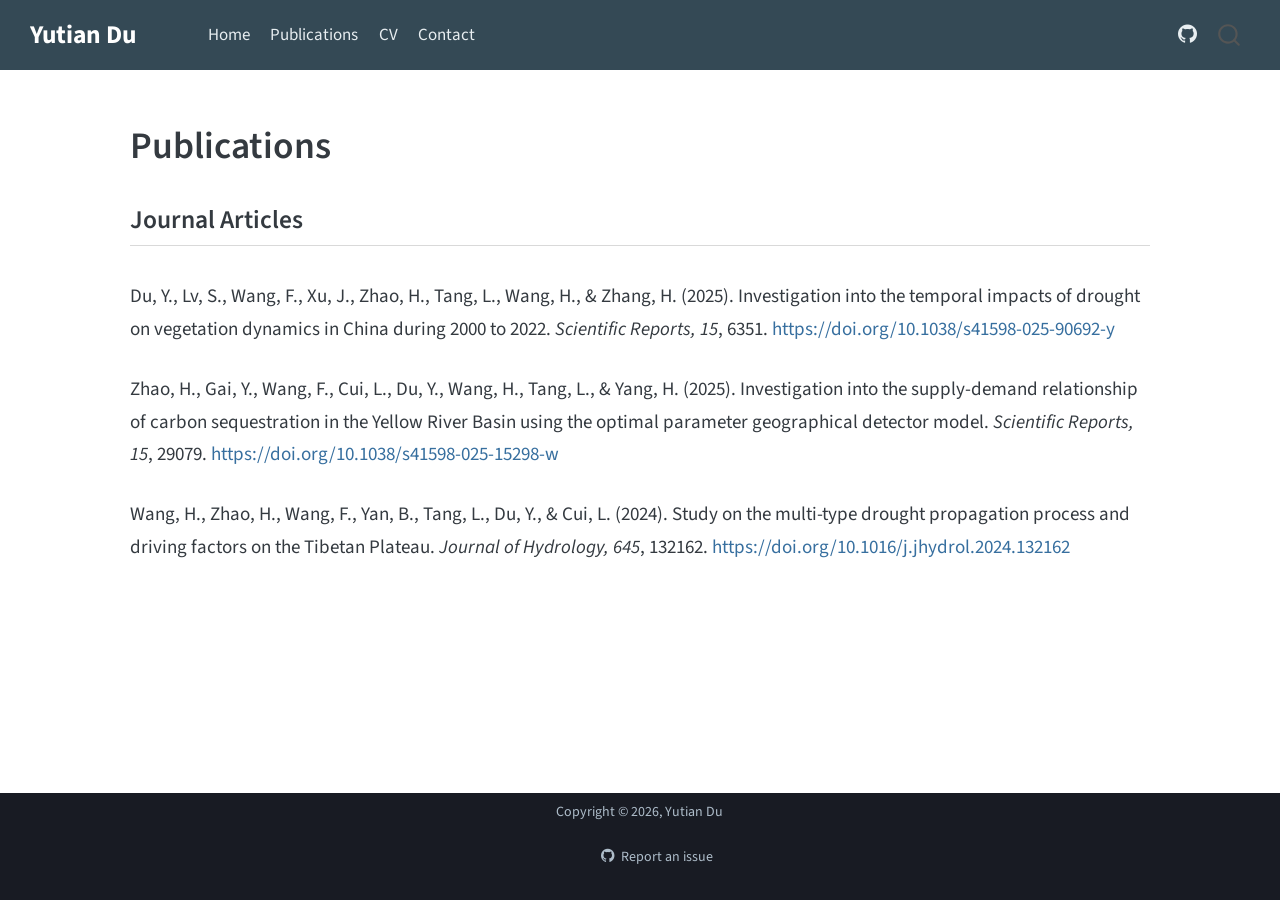
<file: publications.html>
<!DOCTYPE html>
<html xmlns="http://www.w3.org/1999/xhtml" lang="en" xml:lang="en"><head>

<meta charset="utf-8">
<meta name="generator" content="quarto-1.10.18">

<meta name="viewport" content="width=device-width, initial-scale=1.0, user-scalable=yes">


<title>Publications – Yutian Du</title>
<style>
/* Default styles provided by pandoc.
** See https://pandoc.org/MANUAL.html#variables-for-html for config info.
*/
span.smallcaps{font-variant: small-caps;}
div.columns{display: flex; gap: 1.5em;}
div.column{flex: auto;}
@media screen {
div.columns{gap: min(4vw, 1.5em);}
div.column{overflow-x: auto;}
}
div.hanging-indent{margin-left: 1.5em; text-indent: -1.5em;}
ul.task-list{list-style: none;}
ul.task-list li input[type="checkbox"] {
  width: 0.8em;
  margin: 0 0.8em 0.2em -1em; /* quarto-specific, see https://github.com/quarto-dev/quarto-cli/issues/4556 */ 
  vertical-align: middle;
}
</style>


<script src="site_libs/quarto-nav/quarto-nav.js"></script>
<script src="site_libs/quarto-nav/headroom.min.js"></script>
<script src="site_libs/clipboard/clipboard.min.js"></script>
<script src="site_libs/quarto-search/autocomplete.umd.js"></script>
<script src="site_libs/quarto-search/fuse.min.js"></script>
<script src="site_libs/quarto-search/quarto-search.js"></script>
<meta name="quarto:offset" content="./">
<script src="site_libs/quarto-html/quarto.js" type="module"></script>
<script src="site_libs/quarto-html/tabsets/tabsets.js" type="module"></script>
<script src="site_libs/quarto-html/popper.min.js"></script>
<script src="site_libs/quarto-html/tippy.umd.min.js"></script>
<script src="site_libs/quarto-html/anchor.min.js"></script>
<link href="site_libs/quarto-html/tippy.css" rel="stylesheet">
<link href="site_libs/quarto-html/quarto-syntax-highlighting-64a204ab8560d761af7679ceaba22944.css" rel="stylesheet" id="quarto-text-highlighting-styles">
<script src="site_libs/bootstrap/bootstrap.min.js"></script>
<link href="site_libs/bootstrap/bootstrap-icons.css" rel="stylesheet">
<link href="site_libs/bootstrap/bootstrap-9b8e97d64037c668686f3efe0d11e678.min.css" rel="stylesheet" append-hash="true" id="quarto-bootstrap" data-mode="light">
<script id="quarto-search-options" type="application/json">{
  "location": "navbar",
  "copy-button": false,
  "collapse-after": 3,
  "panel-placement": "end",
  "type": "overlay",
  "limit": 50,
  "keyboard-shortcut": [
    "f",
    "/",
    "s"
  ],
  "show-item-context": false,
  "language": {
    "search-no-results-text": "No results",
    "search-matching-documents-text": "matching documents",
    "search-copy-link-title": "Copy link to search",
    "search-hide-matches-text": "Hide additional matches",
    "search-more-match-text": "more match in this document",
    "search-more-matches-text": "more matches in this document",
    "search-clear-button-title": "Clear",
    "search-text-placeholder": "",
    "search-detached-cancel-button-title": "Cancel",
    "search-submit-button-title": "Submit",
    "search-label": "Search"
  }
}</script>


<link rel="stylesheet" href="styles.css">
</head>

<body class="nav-fixed fullcontent quarto-light">

<div id="quarto-search-results"></div>
  <header id="quarto-header" class="headroom fixed-top">
    <nav class="navbar navbar-expand-lg " data-bs-theme="dark">
      <div class="navbar-container container-fluid">
      <div class="navbar-brand-container mx-auto">
    <a class="navbar-brand" href="./index.html">
    <span class="navbar-title">Yutian Du</span>
    </a>
  </div>
            <div id="quarto-search" class="" title="Search"></div>
          <button class="navbar-toggler" type="button" data-bs-toggle="collapse" data-bs-target="#navbarCollapse" aria-controls="navbarCollapse" role="menu" aria-expanded="false" aria-label="Toggle navigation" onclick="if (window.quartoToggleHeadroom) { window.quartoToggleHeadroom(); }">
  <span class="navbar-toggler-icon"></span>
</button>
          <div class="collapse navbar-collapse" id="navbarCollapse">
            <ul class="navbar-nav navbar-nav-scroll me-auto">
  <li class="nav-item">
    <a class="nav-link" href="./index.html"> 
<span class="menu-text">Home</span></a>
  </li>  
  <li class="nav-item">
    <a class="nav-link active" href="./publications.html" aria-current="page"> 
<span class="menu-text">Publications</span></a>
  </li>  
  <li class="nav-item">
    <a class="nav-link" href="./cv.html"> 
<span class="menu-text">CV</span></a>
  </li>  
  <li class="nav-item">
    <a class="nav-link" href="./contact.html"> 
<span class="menu-text">Contact</span></a>
  </li>  
</ul>
            <ul class="navbar-nav navbar-nav-scroll ms-auto">
  <li class="nav-item compact">
    <a class="nav-link" href="https://github.com/yutiandu53"> <i class="bi bi-github" role="img">
</i> 
<span class="menu-text"></span></a>
  </li>  
</ul>
          </div> <!-- /navcollapse -->
            <div class="quarto-navbar-tools">
</div>
      </div> <!-- /container-fluid -->
    </nav>
</header>
<!-- content -->
<div id="quarto-content" class="quarto-container page-columns page-rows-contents page-layout-article page-navbar">
<!-- sidebar -->
<!-- margin-sidebar -->
    
<!-- main -->
<main class="content" id="quarto-document-content">

<header id="title-block-header" class="quarto-title-block default">
<div class="quarto-title">
<h1 class="title">Publications</h1>
</div>



<div class="quarto-title-meta">

    
  
    
  </div>
  


</header>


<section id="publications" class="level1 publications-page">
<h1>Publications</h1>
<section id="journal-articles" class="level2">
<h2 class="anchored" data-anchor-id="journal-articles">Journal Articles</h2>
<div class="publication">
<p>Du, Y., Lv, S., Wang, F., Xu, J., Zhao, H., Tang, L., Wang, H., &amp; Zhang, H. (2025). Investigation into the temporal impacts of drought on vegetation dynamics in China during 2000 to 2022. <em>Scientific Reports, 15</em>, 6351. <a href="https://doi.org/10.1038/s41598-025-90692-y">https://doi.org/10.1038/s41598-025-90692-y</a></p>
</div>
<div class="publication">
<p>Zhao, H., Gai, Y., Wang, F., Cui, L., Du, Y., Wang, H., Tang, L., &amp; Yang, H. (2025). Investigation into the supply-demand relationship of carbon sequestration in the Yellow River Basin using the optimal parameter geographical detector model. <em>Scientific Reports, 15</em>, 29079. <a href="https://doi.org/10.1038/s41598-025-15298-w">https://doi.org/10.1038/s41598-025-15298-w</a></p>
</div>
<div class="publication">
<p>Wang, H., Zhao, H., Wang, F., Yan, B., Tang, L., Du, Y., &amp; Cui, L. (2024). Study on the multi-type drought propagation process and driving factors on the Tibetan Plateau. <em>Journal of Hydrology, 645</em>, 132162. <a href="https://doi.org/10.1016/j.jhydrol.2024.132162">https://doi.org/10.1016/j.jhydrol.2024.132162</a></p>
</div>
</section>
</section>



</main> <!-- /main -->
<script id="quarto-html-after-body" type="application/javascript">
  window.document.addEventListener("DOMContentLoaded", function (event) {
    const icon = "";
    const anchorJS = new window.AnchorJS();
    anchorJS.options = {
      placement: 'right',
      icon: icon
    };
    anchorJS.add('.anchored');
    const isCodeAnnotation = (el) => {
      for (const clz of el.classList) {
        if (clz.startsWith('code-annotation-')) {                     
          return true;
        }
      }
      return false;
    }
    const onCopySuccess = function(e) {
      // button target
      const button = e.trigger;
      // don't keep focus
      button.blur();
      // flash "checked"
      button.classList.add('code-copy-button-checked');
      var currentTitle = button.getAttribute("title");
      button.setAttribute("title", "Copied!");
      let tooltip;
      if (window.bootstrap) {
        button.setAttribute("data-bs-toggle", "tooltip");
        button.setAttribute("data-bs-placement", "left");
        button.setAttribute("data-bs-title", "Copied!");
        tooltip = new bootstrap.Tooltip(button, 
          { trigger: "manual", 
            customClass: "code-copy-button-tooltip",
            offset: [0, -8]});
        tooltip.show();    
      }
      setTimeout(function() {
        if (tooltip) {
          tooltip.hide();
          button.removeAttribute("data-bs-title");
          button.removeAttribute("data-bs-toggle");
          button.removeAttribute("data-bs-placement");
        }
        button.setAttribute("title", currentTitle);
        button.classList.remove('code-copy-button-checked');
      }, 1000);
      // clear code selection
      e.clearSelection();
    }
    const getTextToCopy = function(trigger) {
      const outerScaffold = trigger.parentElement.cloneNode(true);
      const codeEl = outerScaffold.querySelector('code');
      for (const childEl of codeEl.children) {
        if (isCodeAnnotation(childEl)) {
          childEl.remove();
        }
      }
      return codeEl.innerText;
    }
    const clipboard = new window.ClipboardJS('.code-copy-button:not([data-in-quarto-modal])', {
      text: getTextToCopy
    });
    clipboard.on('success', onCopySuccess);
    if (window.document.getElementById('quarto-embedded-source-code-modal')) {
      const clipboardModal = new window.ClipboardJS('.code-copy-button[data-in-quarto-modal]', {
        text: getTextToCopy,
        container: window.document.getElementById('quarto-embedded-source-code-modal')
      });
      clipboardModal.on('success', onCopySuccess);
    }
      var localhostRegex = new RegExp(/^(?:http|https):\/\/localhost\:?[0-9]*\//);
      var mailtoRegex = new RegExp(/^mailto:/);
        var filterRegex = new RegExp("https:\/\/yutiandu53\.github\.io\/");
      var isInternal = (href) => {
          return filterRegex.test(href) || localhostRegex.test(href) || mailtoRegex.test(href);
      }
      // Inspect non-navigation links and adorn them if external
     var links = window.document.querySelectorAll('a[href]:not(.nav-link):not(.navbar-brand):not(.toc-action):not(.sidebar-link):not(.sidebar-item-toggle):not(.pagination-link):not(.no-external):not([aria-hidden]):not(.dropdown-item):not(.quarto-navigation-tool):not(.about-link)');
      for (var i=0; i<links.length; i++) {
        const link = links[i];
        if (!isInternal(link.href)) {
          // undo the damage that might have been done by quarto-nav.js in the case of
          // links that we want to consider external
          if (link.dataset.originalHref !== undefined) {
            link.href = link.dataset.originalHref;
          }
            // target, if specified
            link.setAttribute("target", "_blank");
            if (link.getAttribute("rel") === null) {
              link.setAttribute("rel", "noopener");
            }
        }
      }
    function tippyHover(el, contentFn, onTriggerFn, onUntriggerFn) {
      const config = {
        allowHTML: true,
        maxWidth: 500,
        delay: 100,
        arrow: false,
        appendTo: function(el) {
            return el.parentElement;
        },
        interactive: true,
        interactiveBorder: 10,
        theme: 'quarto',
        placement: 'bottom-start',
      };
      if (contentFn) {
        config.content = contentFn;
      }
      if (onTriggerFn) {
        config.onTrigger = onTriggerFn;
      }
      if (onUntriggerFn) {
        config.onUntrigger = onUntriggerFn;
      }
      window.tippy(el, config); 
    }
    const noterefs = window.document.querySelectorAll('a[role="doc-noteref"]');
    for (var i=0; i<noterefs.length; i++) {
      const ref = noterefs[i];
      tippyHover(ref, function() {
        // use id or data attribute instead here
        let href = ref.getAttribute('data-footnote-href') || ref.getAttribute('href');
        try { href = new URL(href).hash; } catch {}
        const id = href.replace(/^#\/?/, "");
        const note = window.document.getElementById(id);
        if (note) {
          return note.innerHTML;
        } else {
          return "";
        }
      });
    }
    const xrefs = window.document.querySelectorAll('a.quarto-xref');
    const processXRef = (id, note) => {
      // Strip column container classes
      const stripColumnClz = (el) => {
        el.classList.remove("page-full", "page-columns");
        if (el.children) {
          for (const child of el.children) {
            stripColumnClz(child);
          }
        }
      }
      stripColumnClz(note)
      if (id === null || id.startsWith('sec-')) {
        // Special case sections, only their first couple elements
        const container = document.createElement("div");
        if (note.children && note.children.length > 2) {
          container.appendChild(note.children[0].cloneNode(true));
          for (let i = 1; i < note.children.length; i++) {
            const child = note.children[i];
            if (child.tagName === "P" && child.innerText === "") {
              continue;
            } else {
              container.appendChild(child.cloneNode(true));
              break;
            }
          }
          if (window.Quarto?.typesetMath) {
            window.Quarto.typesetMath(container);
          }
          return container.innerHTML
        } else {
          if (window.Quarto?.typesetMath) {
            window.Quarto.typesetMath(note);
          }
          return note.innerHTML;
        }
      } else {
        // Remove any anchor links if they are present
        const anchorLink = note.querySelector('a.anchorjs-link');
        if (anchorLink) {
          anchorLink.remove();
        }
        if (window.Quarto?.typesetMath) {
          window.Quarto.typesetMath(note);
        }
        if (note.classList.contains("callout")) {
          return note.outerHTML;
        } else {
          return note.innerHTML;
        }
      }
    }
    for (var i=0; i<xrefs.length; i++) {
      const xref = xrefs[i];
      tippyHover(xref, undefined, function(instance) {
        instance.disable();
        let url = xref.getAttribute('href');
        let hash = undefined; 
        if (url.startsWith('#')) {
          hash = url;
        } else {
          try { hash = new URL(url).hash; } catch {}
        }
        if (hash) {
          const id = hash.replace(/^#\/?/, "");
          const note = window.document.getElementById(id);
          if (note !== null) {
            try {
              const html = processXRef(id, note.cloneNode(true));
              instance.setContent(html);
            } finally {
              instance.enable();
              instance.show();
            }
          } else {
            // See if we can fetch this
            fetch(url.split('#')[0])
            .then(res => res.text())
            .then(html => {
              const parser = new DOMParser();
              const htmlDoc = parser.parseFromString(html, "text/html");
              const note = htmlDoc.getElementById(id);
              if (note !== null) {
                const html = processXRef(id, note);
                instance.setContent(html);
              } 
            }).finally(() => {
              instance.enable();
              instance.show();
            });
          }
        } else {
          // See if we can fetch a full url (with no hash to target)
          // This is a special case and we should probably do some content thinning / targeting
          fetch(url)
          .then(res => res.text())
          .then(html => {
            const parser = new DOMParser();
            const htmlDoc = parser.parseFromString(html, "text/html");
            const note = htmlDoc.querySelector('main.content');
            if (note !== null) {
              // This should only happen for chapter cross references
              // (since there is no id in the URL)
              // remove the first header
              if (note.children.length > 0 && note.children[0].tagName === "HEADER") {
                note.children[0].remove();
              }
              const html = processXRef(null, note);
              instance.setContent(html);
            } 
          }).finally(() => {
            instance.enable();
            instance.show();
          });
        }
      }, function(instance) {
      });
    }
        let selectedAnnoteEl;
        const selectorForAnnotation = ( cell, annotation) => {
          let cellAttr = 'data-code-cell="' + cell + '"';
          let lineAttr = 'data-code-annotation="' +  annotation + '"';
          const selector = 'span[' + cellAttr + '][' + lineAttr + ']';
          return selector;
        }
        const selectCodeLines = (annoteEl) => {
          const doc = window.document;
          const targetCell = annoteEl.getAttribute("data-target-cell");
          const targetAnnotation = annoteEl.getAttribute("data-target-annotation");
          const annoteSpan = window.document.querySelector(selectorForAnnotation(targetCell, targetAnnotation));
          const lines = annoteSpan.getAttribute("data-code-lines").split(",");
          const lineIds = lines.map((line) => {
            return targetCell + "-" + line;
          })
          let top = null;
          let height = null;
          let parent = null;
          if (lineIds.length > 0) {
              //compute the position of the single el (top and bottom and make a div)
              const el = window.document.getElementById(lineIds[0]);
              top = el.offsetTop;
              height = el.offsetHeight;
              parent = el.parentElement.parentElement;
            if (lineIds.length > 1) {
              const lastEl = window.document.getElementById(lineIds[lineIds.length - 1]);
              const bottom = lastEl.offsetTop + lastEl.offsetHeight;
              height = bottom - top;
            }
            if (top !== null && height !== null && parent !== null) {
              // cook up a div (if necessary) and position it 
              let div = window.document.getElementById("code-annotation-line-highlight");
              if (div === null) {
                div = window.document.createElement("div");
                div.setAttribute("id", "code-annotation-line-highlight");
                div.style.position = 'absolute';
                parent.appendChild(div);
              }
              div.style.top = top - 2 + "px";
              div.style.height = height + 4 + "px";
              div.style.left = 0;
              let gutterDiv = window.document.getElementById("code-annotation-line-highlight-gutter");
              if (gutterDiv === null) {
                gutterDiv = window.document.createElement("div");
                gutterDiv.setAttribute("id", "code-annotation-line-highlight-gutter");
                gutterDiv.style.position = 'absolute';
                const codeCell = window.document.getElementById(targetCell);
                const gutter = codeCell.querySelector('.code-annotation-gutter');
                gutter.appendChild(gutterDiv);
              }
              gutterDiv.style.top = top - 2 + "px";
              gutterDiv.style.height = height + 4 + "px";
            }
            selectedAnnoteEl = annoteEl;
          }
        };
        const unselectCodeLines = () => {
          const elementsIds = ["code-annotation-line-highlight", "code-annotation-line-highlight-gutter"];
          elementsIds.forEach((elId) => {
            const div = window.document.getElementById(elId);
            if (div) {
              div.remove();
            }
          });
          selectedAnnoteEl = undefined;
        };
          // Handle positioning of the toggle
      window.addEventListener(
        "resize",
        throttle(() => {
          elRect = undefined;
          if (selectedAnnoteEl) {
            selectCodeLines(selectedAnnoteEl);
          }
        }, 10)
      );
      function throttle(fn, ms) {
      let throttle = false;
      let timer;
        return (...args) => {
          if(!throttle) { // first call gets through
              fn.apply(this, args);
              throttle = true;
          } else { // all the others get throttled
              if(timer) clearTimeout(timer); // cancel #2
              timer = setTimeout(() => {
                fn.apply(this, args);
                timer = throttle = false;
              }, ms);
          }
        };
      }
        // Attach click handler to the DT
        const annoteDls = window.document.querySelectorAll('dt[data-target-cell]');
        for (const annoteDlNode of annoteDls) {
          annoteDlNode.addEventListener('click', (event) => {
            const clickedEl = event.target;
            if (clickedEl !== selectedAnnoteEl) {
              unselectCodeLines();
              const activeEl = window.document.querySelector('dt[data-target-cell].code-annotation-active');
              if (activeEl) {
                activeEl.classList.remove('code-annotation-active');
              }
              selectCodeLines(clickedEl);
              clickedEl.classList.add('code-annotation-active');
            } else {
              // Unselect the line
              unselectCodeLines();
              clickedEl.classList.remove('code-annotation-active');
            }
          });
        }
    const findCites = (el) => {
      const parentEl = el.parentElement;
      if (parentEl) {
        const cites = parentEl.dataset.cites;
        if (cites) {
          return {
            el,
            cites: cites.split(' ')
          };
        } else {
          return findCites(el.parentElement)
        }
      } else {
        return undefined;
      }
    };
    var bibliorefs = window.document.querySelectorAll('a[role="doc-biblioref"]');
    for (var i=0; i<bibliorefs.length; i++) {
      const ref = bibliorefs[i];
      const citeInfo = findCites(ref);
      if (citeInfo) {
        tippyHover(citeInfo.el, function() {
          var popup = window.document.createElement('div');
          citeInfo.cites.forEach(function(cite) {
            var citeDiv = window.document.createElement('div');
            citeDiv.classList.add('hanging-indent');
            citeDiv.classList.add('csl-entry');
            var biblioDiv = window.document.getElementById('ref-' + cite);
            if (biblioDiv) {
              citeDiv.innerHTML = biblioDiv.innerHTML;
            }
            popup.appendChild(citeDiv);
          });
          return popup.innerHTML;
        });
      }
    }
  });
  </script>
</div> <!-- /content -->
<footer class="footer">
  <div class="nav-footer">
    <div class="nav-footer-left">
      &nbsp;
    </div>   
    <div class="nav-footer-center">
<p>Copyright © 2026, Yutian Du</p>
<div class="toc-actions"><ul><li><a href="https://github.com/yutiandu53/yutiandu53.github.io/issues/new" class="toc-action"><i class="bi bi-github"></i>Report an issue</a></li></ul></div></div>
    <div class="nav-footer-right">
      &nbsp;
    </div>
  </div>
</footer>




</body></html>
</file>
<file: site_libs/quarto-html/tippy.css>
.tippy-box[data-animation=fade][data-state=hidden]{opacity:0}[data-tippy-root]{max-width:calc(100vw - 10px)}.tippy-box{position:relative;background-color:#333;color:#fff;border-radius:4px;font-size:14px;line-height:1.4;white-space:normal;outline:0;transition-property:transform,visibility,opacity}.tippy-box[data-placement^=top]>.tippy-arrow{bottom:0}.tippy-box[data-placement^=top]>.tippy-arrow:before{bottom:-7px;left:0;border-width:8px 8px 0;border-top-color:initial;transform-origin:center top}.tippy-box[data-placement^=bottom]>.tippy-arrow{top:0}.tippy-box[data-placement^=bottom]>.tippy-arrow:before{top:-7px;left:0;border-width:0 8px 8px;border-bottom-color:initial;transform-origin:center bottom}.tippy-box[data-placement^=left]>.tippy-arrow{right:0}.tippy-box[data-placement^=left]>.tippy-arrow:before{border-width:8px 0 8px 8px;border-left-color:initial;right:-7px;transform-origin:center left}.tippy-box[data-placement^=right]>.tippy-arrow{left:0}.tippy-box[data-placement^=right]>.tippy-arrow:before{left:-7px;border-width:8px 8px 8px 0;border-right-color:initial;transform-origin:center right}.tippy-box[data-inertia][data-state=visible]{transition-timing-function:cubic-bezier(.54,1.5,.38,1.11)}.tippy-arrow{width:16px;height:16px;color:#333}.tippy-arrow:before{content:"";position:absolute;border-color:transparent;border-style:solid}.tippy-content{position:relative;padding:5px 9px;z-index:1}
</file>
<file: site_libs/quarto-html/quarto-syntax-highlighting-64a204ab8560d761af7679ceaba22944.css>
/* quarto syntax highlight colors */
:root {
  --quarto-hl-ot-color: #003B4F;
  --quarto-hl-at-color: #657422;
  --quarto-hl-ss-color: #20794D;
  --quarto-hl-an-color: #5E5E5E;
  --quarto-hl-fu-color: #4758AB;
  --quarto-hl-st-color: #20794D;
  --quarto-hl-cf-color: #003B4F;
  --quarto-hl-op-color: #5E5E5E;
  --quarto-hl-er-color: #AD0000;
  --quarto-hl-bn-color: #AD0000;
  --quarto-hl-al-color: #AD0000;
  --quarto-hl-va-color: #111111;
  --quarto-hl-bu-color: inherit;
  --quarto-hl-ex-color: inherit;
  --quarto-hl-pp-color: #AD0000;
  --quarto-hl-in-color: #5E5E5E;
  --quarto-hl-vs-color: #20794D;
  --quarto-hl-wa-color: #5E5E5E;
  --quarto-hl-do-color: #5E5E5E;
  --quarto-hl-im-color: #00769E;
  --quarto-hl-ch-color: #20794D;
  --quarto-hl-dt-color: #AD0000;
  --quarto-hl-fl-color: #AD0000;
  --quarto-hl-co-color: #5E5E5E;
  --quarto-hl-cv-color: #5E5E5E;
  --quarto-hl-cn-color: #8f5902;
  --quarto-hl-sc-color: #5E5E5E;
  --quarto-hl-dv-color: #AD0000;
  --quarto-hl-kw-color: #003B4F;
}

/* other quarto variables */
:root {
  --quarto-font-monospace: SFMono-Regular, Menlo, Monaco, Consolas, "Liberation Mono", "Courier New", monospace;
}

/* syntax highlight based on Pandoc's rules */
pre > code.sourceCode > span {
  color: #003B4F;
}

code.sourceCode > span {
  color: #003B4F;
}

div.sourceCode,
div.sourceCode pre.sourceCode {
  color: #003B4F;
}

/* Normal */
code span {
  color: #003B4F;
}

/* Alert */
code span.al {
  color: #AD0000;
  font-style: inherit;
}

/* Annotation */
code span.an {
  color: #5E5E5E;
  font-style: inherit;
}

/* Attribute */
code span.at {
  color: #657422;
  font-style: inherit;
}

/* BaseN */
code span.bn {
  color: #AD0000;
  font-style: inherit;
}

/* BuiltIn */
code span.bu {
  font-style: inherit;
}

/* ControlFlow */
code span.cf {
  color: #003B4F;
  font-weight: bold;
  font-style: inherit;
}

/* Char */
code span.ch {
  color: #20794D;
  font-style: inherit;
}

/* Constant */
code span.cn {
  color: #8f5902;
  font-style: inherit;
}

/* Comment */
code span.co {
  color: #5E5E5E;
  font-style: inherit;
}

/* CommentVar */
code span.cv {
  color: #5E5E5E;
  font-style: italic;
}

/* Documentation */
code span.do {
  color: #5E5E5E;
  font-style: italic;
}

/* DataType */
code span.dt {
  color: #AD0000;
  font-style: inherit;
}

/* DecVal */
code span.dv {
  color: #AD0000;
  font-style: inherit;
}

/* Error */
code span.er {
  color: #AD0000;
  font-style: inherit;
}

/* Extension */
code span.ex {
  font-style: inherit;
}

/* Float */
code span.fl {
  color: #AD0000;
  font-style: inherit;
}

/* Function */
code span.fu {
  color: #4758AB;
  font-style: inherit;
}

/* Import */
code span.im {
  color: #00769E;
  font-style: inherit;
}

/* Information */
code span.in {
  color: #5E5E5E;
  font-style: inherit;
}

/* Keyword */
code span.kw {
  color: #003B4F;
  font-weight: bold;
  font-style: inherit;
}

/* Operator */
code span.op {
  color: #5E5E5E;
  font-style: inherit;
}

/* Other */
code span.ot {
  color: #003B4F;
  font-style: inherit;
}

/* Preprocessor */
code span.pp {
  color: #AD0000;
  font-style: inherit;
}

/* SpecialChar */
code span.sc {
  color: #5E5E5E;
  font-style: inherit;
}

/* SpecialString */
code span.ss {
  color: #20794D;
  font-style: inherit;
}

/* String */
code span.st {
  color: #20794D;
  font-style: inherit;
}

/* Variable */
code span.va {
  color: #111111;
  font-style: inherit;
}

/* VerbatimString */
code span.vs {
  color: #20794D;
  font-style: inherit;
}

/* Warning */
code span.wa {
  color: #5E5E5E;
  font-style: italic;
}

.prevent-inlining {
  content: "</";
}

/*# sourceMappingURL=9d8d5bb603a83b8298b89080a598c93b.css.map */
</file>
<file: styles.css>
/* General */
html, body {
  margin: 0;
  padding: 0;
  width: 100%;
}

#quarto-content,
body .page-columns,
body main.content {
  width: 100% !important;
  max-width: none !important;
  margin: 0 !important;
  padding: 0 !important;
}

body .page-columns,
body main.content {
  display: block !important;
}

.quarto-title-block,
#title-block-header {
  display: none !important;
}

/* Navbar */
.navbar {
  background-color: #344955 !important;
  min-height: 70px;
  border-bottom: none;
}

.navbar-title {
  color: #fff !important;
  font-size: 1.5rem;
  font-weight: 700;
  margin-right: 45px;
}

.navbar-nav .nav-link {
  color: #e8eef1 !important;
  font-size: 1rem;
}

.navbar-nav .nav-link:hover {
  color: #b9d2df !important;
}



/* Banner */
.hero-banner {
  width: 100%;
  height: 380px;
  margin: 0;
  padding: 0;
  background-image: url("images/banner.jpg");
  background-size: cover;
  background-position: center;
  background-repeat: no-repeat;
}

/* Biography section */
.home-about {
  width: 100%;
  box-sizing: border-box;
  background-color: #20232d;
  color: #f2f2f2;
  padding: 85px 10% 90px;
}

.about-top {
  display: grid;
  grid-template-columns: 280px 1fr;
  gap: 70px;
  align-items: center;
  max-width: 1100px;
  margin: 0 auto 60px;
}

.profile-area {
  text-align: center;
}

.profile-photo {
  width: 250px;
  height: 250px;
  object-fit: cover;
  border-radius: 50%;
}

.biography-area h1 {
  color: #aebdca;
  font-size: 3rem;
  font-weight: 400;
  margin: 0 0 20px;
  border-bottom: none;
}

.biography-area p {
  color: #f2f2f2;
  font-size: 1.2rem;
  line-height: 1.75;
  margin: 0;
}

/* Interests and Education */
.about-bottom {
  display: grid;
  grid-template-columns: 0.8fr 1.4fr;
  gap: 80px;
  max-width: 1100px;
  margin: 0 auto;
}

.about-bottom h2 {
  color: #aebdca;
  font-size: 1.7rem;
  font-weight: 700;
  margin: 0 0 20px;
  border-bottom: none;
}

.interests-area ul {
  padding-left: 22px;
}

.interests-area li {
  margin-bottom: 8px;
  line-height: 1.5;
}

.education-area p {
  line-height: 1.6;
  margin-bottom: 24px;
}

/* Links */
.home-about a {
  color: #6da8d6;
  text-decoration: none;
}

.home-about a:hover {
  color: #91c3e8;
  text-decoration: underline;
}

/* Publications */
.publications-page {
  max-width: 1100px;
  margin: 0 auto;
  padding: 55px 40px 80px;
  color: #343a40;
}

.publications-page h1 {
  font-size: 2.2rem;
  margin: 0 0 35px;
}

.publications-page h2 {
  font-size: 1.5rem;
  margin: 0 0 35px;
  padding-bottom: 10px;
  border-bottom: 1px solid #d9d9d9;
}

.publication {
  font-size: 1.12rem;
  line-height: 1.7;
  margin: 0 0 28px;
  padding-left: 0;
  text-indent: 0;
  text-align: left;
}

.publication p {
  margin: 0;
}

.publication a {
  color: #376f9f;
  text-decoration: none;
}

.publication a:hover {
  text-decoration: underline;
}

/* CV */
.cv-page {
  width: calc(100% - 80px);
  max-width: 1100px;
  margin: 0 auto;
  padding: 55px 0 80px;
  box-sizing: border-box;
  color: #343a40;
}

.cv-page h1 {
  font-size: 2.2rem;
  margin: 0 0 25px;
}

.cv-page h2 {
  font-size: 1.7rem;
  margin: 42px 0 22px;
  padding-bottom: 10px;
  border-bottom: 1px solid #d9d9d9;
}

.cv-page h3 {
  font-size: 1.3rem;
  margin: 30px 0 15px;
}

.cv-page p,
.cv-page li {
  font-size: 1.05rem;
  line-height: 1.65;
}

.cv-page ul {
  padding-left: 22px;
}

.cv-page li {
  margin-bottom: 4px;
}

.cv-page a {
  color: #376f9f;
  text-decoration: none;
}

.cv-page a:hover {
  text-decoration: underline;
}

@media (max-width: 768px) {
  .cv-page {
    width: calc(100% - 40px);
    padding: 35px 0 60px;
  }
}

/* Contact */
.contact-page {
  width: calc(100% - 80px);
  max-width: 1100px;
  margin: 0 auto;
  padding: 55px 0 80px;
  box-sizing: border-box;
  color: #343a40;
}

.contact-page h1 {
  font-size: 2.2rem;
  margin: 0 0 40px;
}

.contact-page h2 {
  font-size: 1.5rem;
  margin: 0 0 18px;
  padding: 0;
  border-bottom: none;
}

.contact-page p {
  font-size: 1.08rem;
  line-height: 1.7;
  margin: 0 0 20px;
}

.contact-page a {
  color: #376f9f;
  text-decoration: none;
}

.contact-page a:hover {
  text-decoration: underline;
}

@media (max-width: 768px) {
  .contact-page {
    width: calc(100% - 40px);
    padding: 35px 0 60px;
  }
}

/* Footer */
.nav-footer {
  background-color: #181b23 !important;
  color: #aebdca;
  border-top: none;
}

.nav-footer a {
  color: #aebdca;
}

/* Mobile */
@media (max-width: 768px) {
  .navbar {
    min-height: 60px;
  }

  .hero-banner {
    height: 220px;
  }

  .home-about {
    padding: 50px 7%;
  }

  .about-top {
    grid-template-columns: 1fr;
    gap: 35px;
    margin-bottom: 50px;
  }

  .profile-photo {
    width: 200px;
    height: 200px;
  }

  .biography-area h1 {
    font-size: 2.3rem;
  }

  .biography-area p {
    font-size: 1.05rem;
  }

  .about-bottom {
    grid-template-columns: 1fr;
    gap: 40px;
  }
}
</file>
